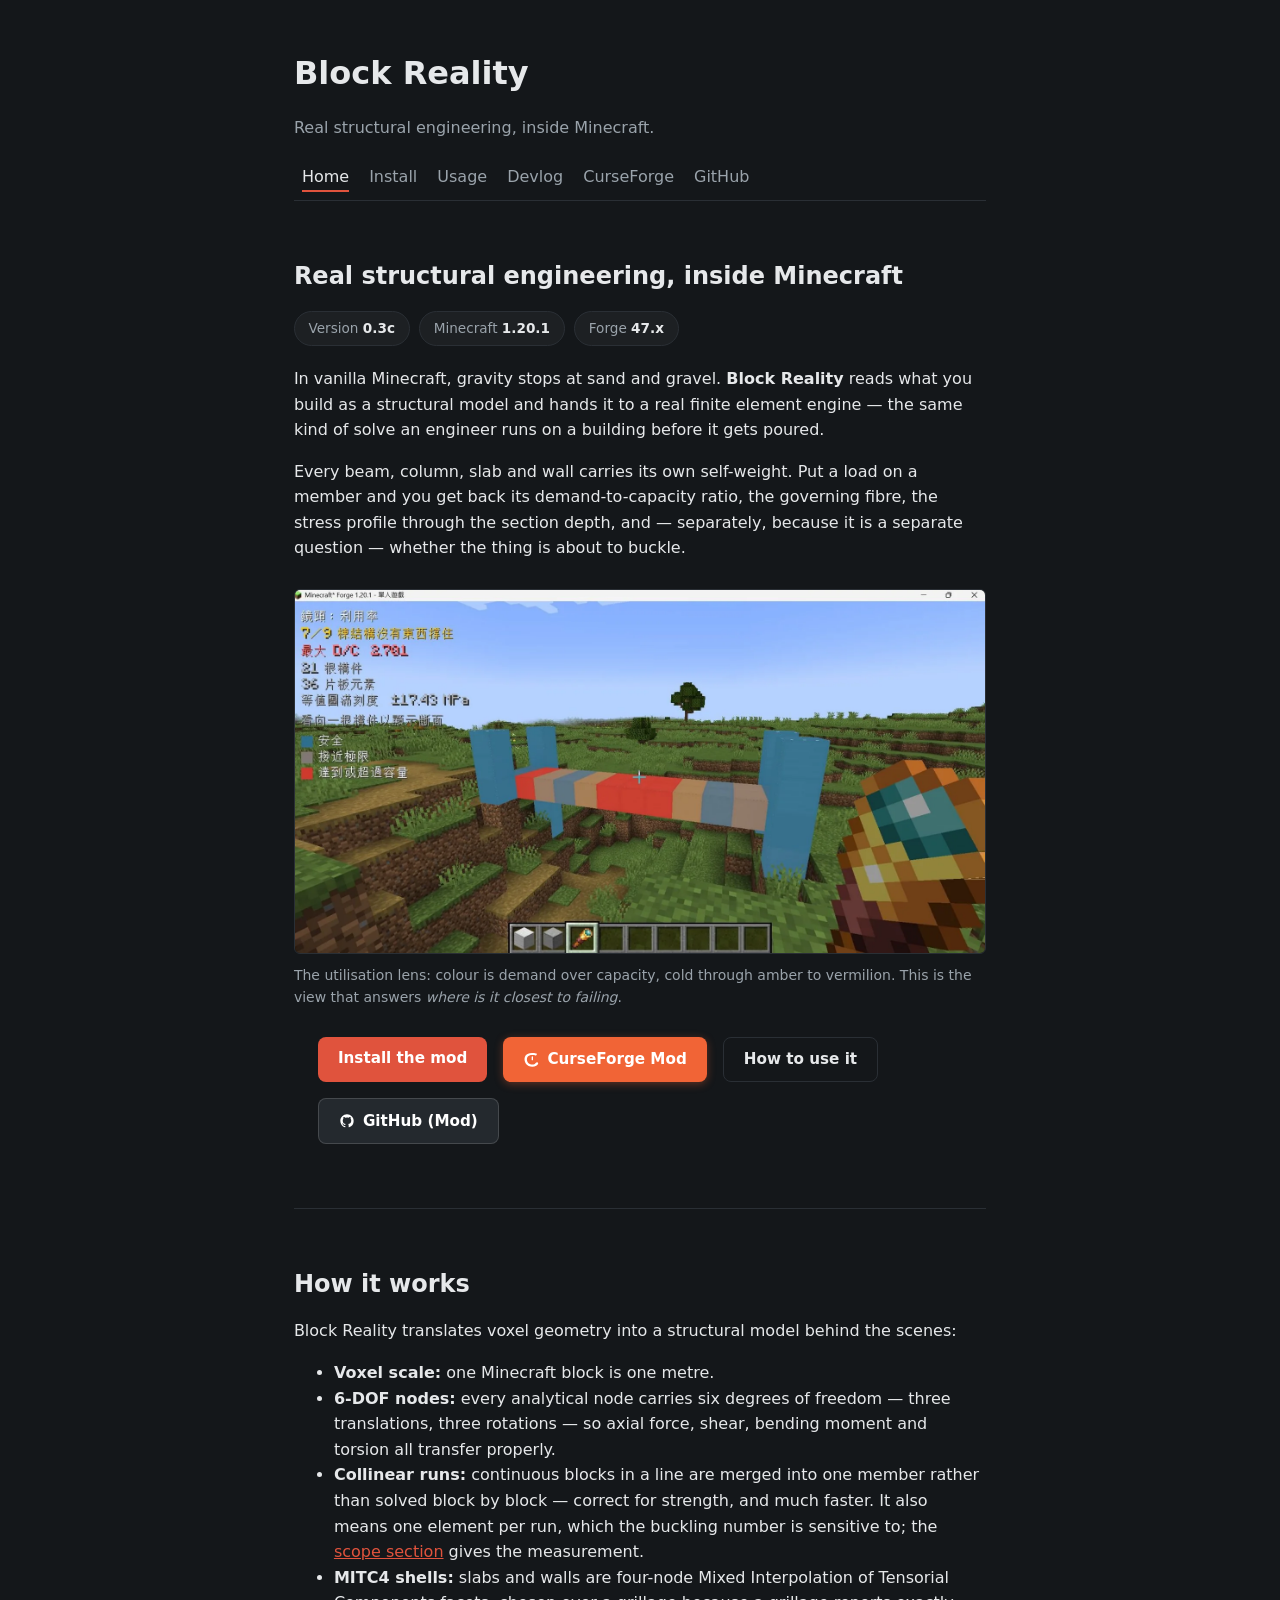
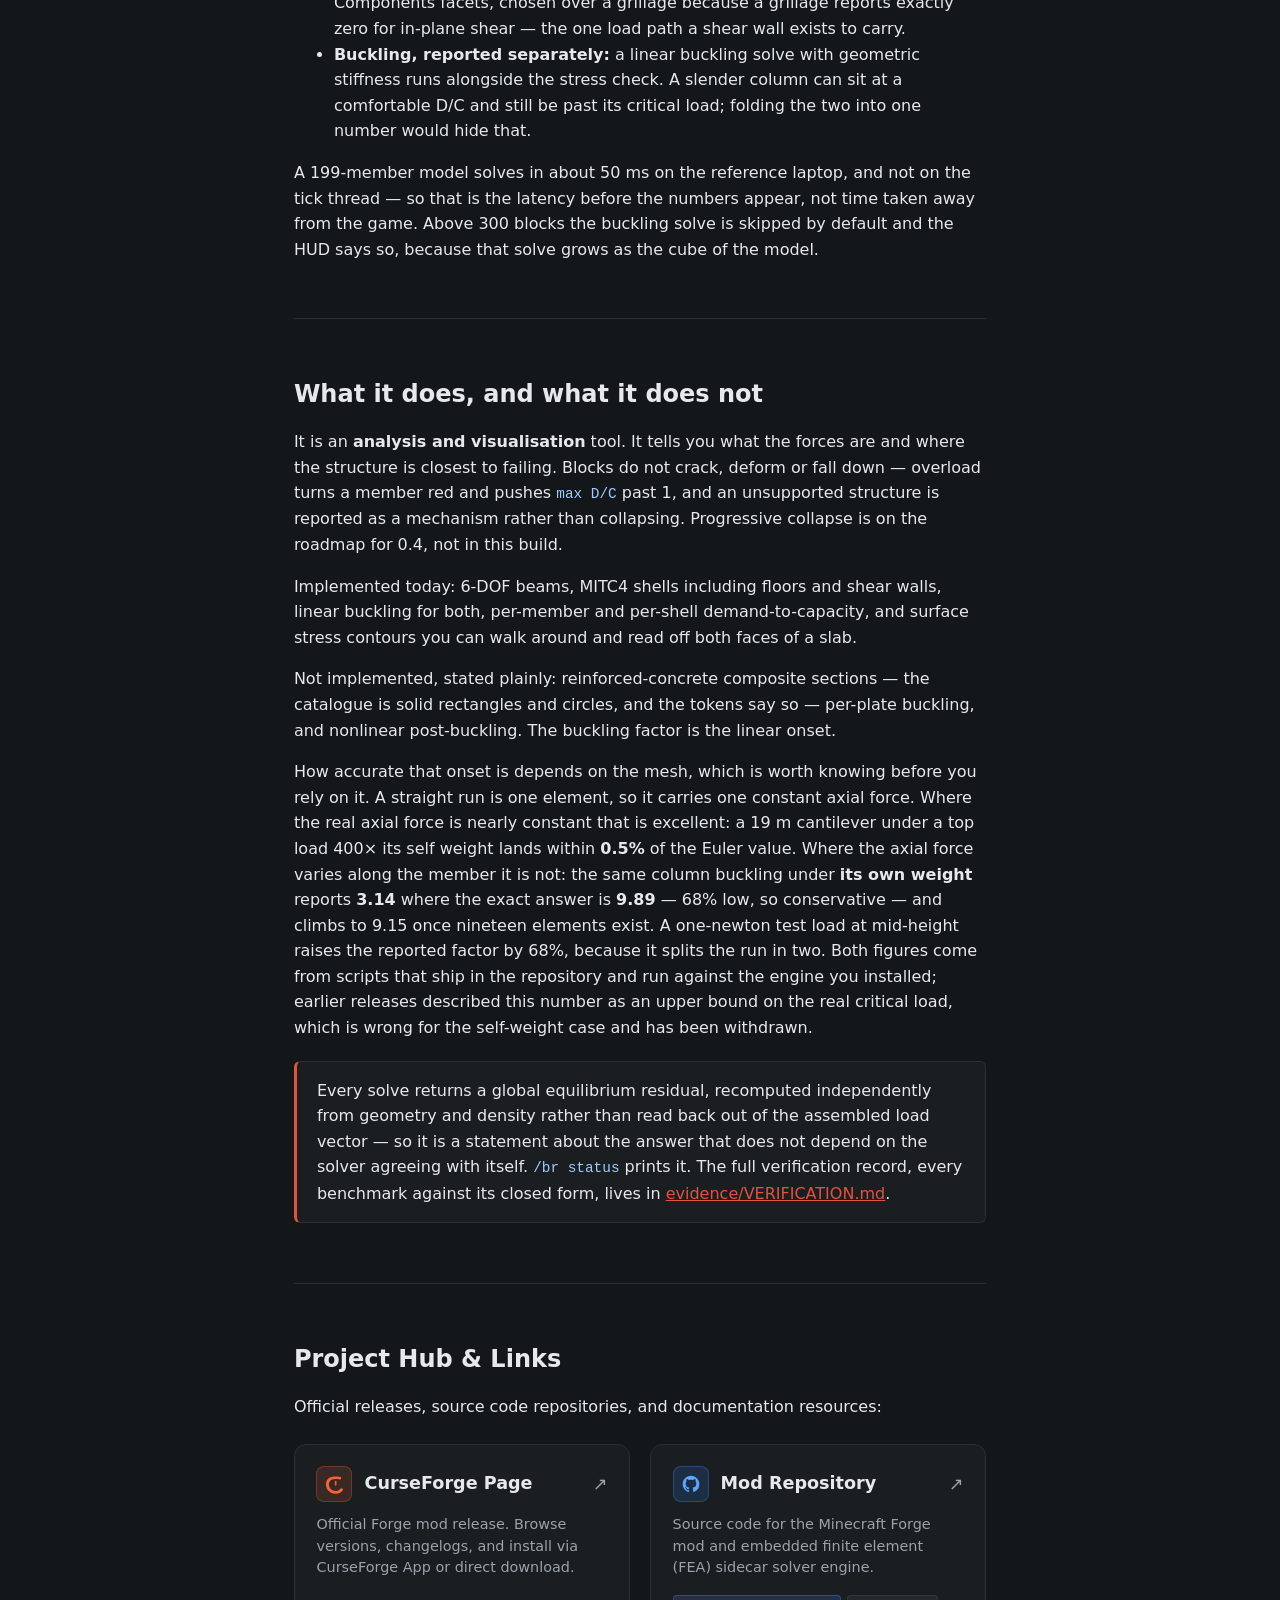
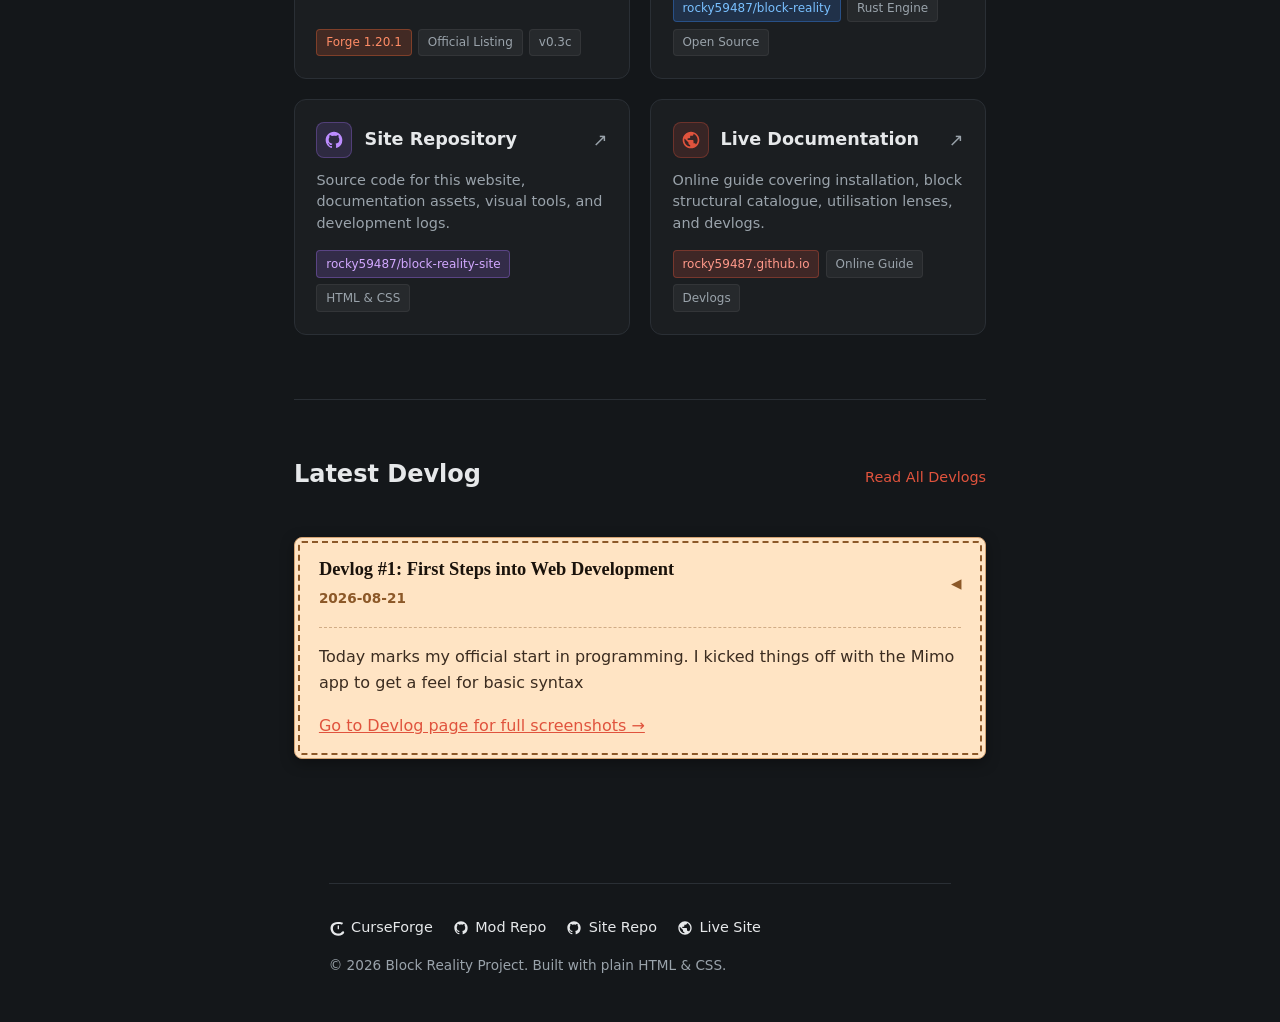
<file: index.html>
<!DOCTYPE html>
<html lang="en">

<head>
  <meta charset="utf-8">
  <meta name="viewport" content="width=device-width, initial-scale=1">

  <title>Block Reality — real structural engineering in Minecraft</title>
  <meta name="description"
    content="A Minecraft Forge mod that runs real finite element analysis on what you build. Beams, plates, buckling, and a demand-to-capacity readout you can walk around.">

  <link rel="icon" href="favicon.svg" type="image/svg+xml">
  <link rel="stylesheet" href="style.css">

  <meta property="og:type" content="website">
  <meta property="og:title" content="Block Reality — real structural engineering in Minecraft">
  <meta property="og:description"
    content="A Forge mod that runs real finite element analysis on what you build. Beams, plates, buckling, and a demand-to-capacity readout you can walk around.">
  <meta property="og:image" content="https://rocky59487.github.io/block-reality-site/img/utilisation-lens.webp">
  <meta property="og:url" content="https://rocky59487.github.io/block-reality-site/">
  <meta name="twitter:card" content="summary_large_image">
</head>

<body>

  <!-- ========== 頁首與導覽 ========== -->
  <header class="site-header">
    <h1>Block Reality</h1>
    <p class="tagline">Real structural engineering, inside Minecraft.</p>

    <nav aria-label="Main navigation">
      <a href="index.html" class="active" aria-current="page">Home</a>
      <a href="install.html">Install</a>
      <a href="usage.html">Usage</a>
      <a href="devlog.html">Devlog</a>
      <a href="https://www.curseforge.com/minecraft/mc-mods/block-reality" target="_blank" rel="noopener noreferrer">CurseForge</a>
      <a href="https://github.com/rocky59487/block-reality" target="_blank" rel="noopener noreferrer">GitHub</a>
    </nav>
  </header>

  <main>

    <!-- ========== hero ========== -->
    <section id="hero">
      <h2>Real structural engineering, inside Minecraft</h2>

      <div class="badge-group">
        <span class="badge">Version <strong>0.3c</strong></span>
        <span class="badge">Minecraft <strong>1.20.1</strong></span>
        <span class="badge">Forge <strong>47.x</strong></span>
      </div>

      <p>
        In vanilla Minecraft, gravity stops at sand and gravel. <strong>Block Reality</strong> reads what you build as
        a structural model and hands it to a real finite element engine — the same kind of solve an engineer runs on a
        building before it gets poured.
      </p>
      <p>
        Every beam, column, slab and wall carries its own self-weight. Put a load on a member and you get back its
        demand-to-capacity ratio, the governing fibre, the stress profile through the section depth, and — separately,
        because it is a separate question — whether the thing is about to buckle.
      </p>

      <figure>
        <img src="img/utilisation-lens.webp" width="1600" height="842" loading="lazy" decoding="async"
          alt="Utilisation lens showing member demand-to-capacity ratios in colour">
        <figcaption>The utilisation lens: colour is demand over capacity, cold through amber to vermilion. This is the
          view that answers <em>where is it closest to failing</em>.</figcaption>
      </figure>

      <div class="cta-group">
        <a href="install.html" class="btn btn-primary mc-btn">Install the mod</a>
        <a href="https://www.curseforge.com/minecraft/mc-mods/block-reality" target="_blank" rel="noopener noreferrer"
          class="btn btn-curseforge mc-btn">
          <svg viewBox="0 0 24 24" width="16" height="16" fill="currentColor" aria-hidden="true">
            <path d="M19.2 3.6c-1.3-.4-3.6-.6-5.8-.6-4.5 0-7.7 1.3-9.5 3.8-1.5 2.2-2 5.1-1.3 8.3.7 3.3 2.8 6 5.8 7.3 1.8.8 3.7 1.2 5.6 1.2 2.1 0 4.1-.5 5.9-1.5 1-.6 1.8-1.3 2.5-2.2.6-.8.4-2-.4-2.5-.8-.6-2-.4-2.5.4-.5.6-1.1 1.2-1.8 1.6-1.2.7-2.5 1-3.7 1-1.3 0-2.6-.3-3.8-.8-2.1-.9-3.6-2.8-4.1-5.1-.5-2.2-.1-4.2.9-5.7 1.3-1.8 3.7-2.7 7.1-2.7 1.7 0 3.5.2 4.4.5.9.3 1.8-.2 2.1-1.1.3-.9-.2-1.8-1.1-2.1zM14 8c-.6 0-1 .4-1 1v4c0 .6.4 1 1 1s1-.4 1-1V9c0-.6-.4-1-1-1z" />
          </svg>
          CurseForge Mod
        </a>
        <a href="usage.html" class="btn btn-secondary mc-btn">How to use it</a>
        <a href="https://github.com/rocky59487/block-reality" target="_blank" rel="noopener noreferrer"
          class="btn btn-github mc-btn">
          <svg viewBox="0 0 24 24" width="16" height="16" fill="currentColor" aria-hidden="true">
            <path fill-rule="evenodd" clip-rule="evenodd" d="M12 2C6.477 2 2 6.484 2 12.017c0 4.425 2.865 8.18 6.839 9.504.5.092.682-.217.682-.483 0-.237-.008-.868-.013-1.703-2.782.605-3.369-1.343-3.369-1.343-.454-1.158-1.11-1.466-1.11-1.466-.908-.62.069-.608.069-.608 1.003.07 1.53 1.032 1.53 1.032.892 1.53 2.341 1.088 2.91.832.092-.647.35-1.088.636-1.338-2.22-.253-4.555-1.113-4.555-4.951 0-1.093.39-1.988 1.029-2.688-.103-.253-.446-1.272.098-2.65 0 0 .84-.27 2.75 1.026A9.564 9.564 0 0112 6.844c.85.004 1.705.115 2.504.337 1.909-1.296 2.747-1.027 2.747-1.027.546 1.379.202 2.398.1 2.651.64.7 1.028 1.595 1.028 2.688 0 3.848-2.339 4.695-4.566 4.943.359.309.678.92.678 1.855 0 1.338-.012 2.419-.012 2.747 0 .268.18.58.688.482A10.019 10.019 0 0022 12.017C22 6.484 17.522 2 12 2z"/>
          </svg>
          GitHub (Mod)
        </a>
      </div>
    </section>

    <!-- ========== fea ========== -->
    <section id="model">
      <h2>How it works</h2>

      <p>
        Block Reality translates voxel geometry into a structural model behind the scenes:
      </p>
      <ul>
        <li><strong>Voxel scale:</strong> one Minecraft block is one metre.</li>
        <li><strong>6-DOF nodes:</strong> every analytical node carries six degrees of freedom — three translations,
          three rotations — so axial force, shear, bending moment and torsion all transfer properly.</li>
        <li><strong>Collinear runs:</strong> continuous blocks in a line are merged into one member rather than solved
          block by block — correct for strength, and much faster. It also means one element per run, which the
          buckling number is sensitive to; the <a href="#scope">scope section</a> gives the measurement.</li>
        <li><strong>MITC4 shells:</strong> slabs and walls are four-node Mixed Interpolation of Tensorial Components
          facets, chosen over a grillage because a grillage reports exactly zero for in-plane shear — the one load path
          a shear wall exists to carry.</li>
        <li><strong>Buckling, reported separately:</strong> a linear buckling solve with geometric stiffness runs
          alongside the stress check. A slender column can sit at a comfortable D/C and still be past its critical
          load; folding the two into one number would hide that.</li>
      </ul>

      <p>
        A 199-member model solves in about 50 ms on the reference laptop, and not on the tick thread — so that is the
        latency before the numbers appear, not time taken away from the game. Above 300 blocks the buckling solve is
        skipped by default and the HUD says so, because that solve grows as the cube of the model.
      </p>
    </section>

    <!-- ========== 誠實邊界 ========== -->
    <section id="scope">
      <h2>What it does, and what it does not</h2>

      <p>
        It is an <strong>analysis and visualisation</strong> tool. It tells you what the forces are and where the
        structure is closest to failing. Blocks do not crack, deform or fall down — overload turns a member red and
        pushes <code>max D/C</code> past 1, and an unsupported structure is reported as a mechanism rather than
        collapsing. Progressive collapse is on the roadmap for 0.4, not in this build.
      </p>

      <p>
        Implemented today: 6-DOF beams, MITC4 shells including floors and shear walls, linear buckling for both,
        per-member and per-shell demand-to-capacity, and surface stress contours you can walk around and read off both
        faces of a slab.
      </p>

      <p>
        Not implemented, stated plainly: reinforced-concrete composite sections — the catalogue is solid rectangles and
        circles, and the tokens say so — per-plate buckling, and nonlinear post-buckling. The buckling factor is the
        linear onset.
      </p>

      <p>
        How accurate that onset is depends on the mesh, which is worth knowing before you rely on it. A straight run is
        one element, so it carries one constant axial force. Where the real axial force is nearly constant that is
        excellent: a 19&nbsp;m cantilever under a top load 400× its self weight lands within <strong>0.5%</strong> of
        the Euler value. Where the axial force varies along the member it is not: the same column buckling under
        <strong>its own weight</strong> reports <strong>3.14</strong> where the exact answer is
        <strong>9.89</strong> — 68% low, so conservative — and climbs to 9.15 once nineteen elements exist. A
        one-newton test load at mid-height raises the reported factor by 68%, because it splits the run in two. Both
        figures come from scripts that ship in the repository and run against the engine you installed; earlier
        releases described this number as an upper bound on the real critical load, which is wrong for the
        self-weight case and has been withdrawn.
      </p>

      <div class="callout callout-note">
        <p>
          Every solve returns a global equilibrium residual, recomputed independently from geometry and density rather
          than read back out of the assembled load vector — so it is a statement about the answer that does not depend
          on the solver agreeing with itself. <code>/br status</code> prints it. The full verification record, every
          benchmark against its closed form, lives in
          <a href="https://github.com/rocky59487/block-reality/blob/main/evidence/VERIFICATION.md" target="_blank"
            rel="noopener noreferrer">evidence/VERIFICATION.md</a>.
        </p>
      </div>
    </section>

    <!-- ========== project links ========== -->
    <section id="links">
      <h2>Project Hub &amp; Links</h2>
      <p>
        Official releases, source code repositories, and documentation resources:
      </p>

      <div class="link-grid">
        <a href="https://www.curseforge.com/minecraft/mc-mods/block-reality" target="_blank" rel="noopener noreferrer"
          class="link-card card-curseforge">
          <div>
            <div class="link-card-header">
              <div class="link-card-title-group">
                <div class="link-card-icon">
                  <svg viewBox="0 0 24 24"><path d="M19.2 3.6c-1.3-.4-3.6-.6-5.8-.6-4.5 0-7.7 1.3-9.5 3.8-1.5 2.2-2 5.1-1.3 8.3.7 3.3 2.8 6 5.8 7.3 1.8.8 3.7 1.2 5.6 1.2 2.1 0 4.1-.5 5.9-1.5 1-.6 1.8-1.3 2.5-2.2.6-.8.4-2-.4-2.5-.8-.6-2-.4-2.5.4-.5.6-1.1 1.2-1.8 1.6-1.2.7-2.5 1-3.7 1-1.3 0-2.6-.3-3.8-.8-2.1-.9-3.6-2.8-4.1-5.1-.5-2.2-.1-4.2.9-5.7 1.3-1.8 3.7-2.7 7.1-2.7 1.7 0 3.5.2 4.4.5.9.3 1.8-.2 2.1-1.1.3-.9-.2-1.8-1.1-2.1zM14 8c-.6 0-1 .4-1 1v4c0 .6.4 1 1 1s1-.4 1-1V9c0-.6-.4-1-1-1z"/></svg>
                </div>
                <h3 class="link-card-title">CurseForge Page</h3>
              </div>
              <span class="link-card-arrow" aria-hidden="true">↗</span>
            </div>
            <p class="link-card-desc">Official Forge mod release. Browse versions, changelogs, and install via CurseForge App or direct download.</p>
          </div>
          <div class="link-card-tags">
            <span class="link-card-tag highlight">Forge 1.20.1</span>
            <span class="link-card-tag">Official Listing</span>
            <span class="link-card-tag">v0.3c</span>
          </div>
        </a>

        <a href="https://github.com/rocky59487/block-reality" target="_blank" rel="noopener noreferrer"
          class="link-card card-mod-repo">
          <div>
            <div class="link-card-header">
              <div class="link-card-title-group">
                <div class="link-card-icon">
                  <svg viewBox="0 0 24 24"><path fill-rule="evenodd" clip-rule="evenodd" d="M12 2C6.477 2 2 6.484 2 12.017c0 4.425 2.865 8.18 6.839 9.504.5.092.682-.217.682-.483 0-.237-.008-.868-.013-1.703-2.782.605-3.369-1.343-3.369-1.343-.454-1.158-1.11-1.466-1.11-1.466-.908-.62.069-.608.069-.608 1.003.07 1.53 1.032 1.53 1.032.892 1.53 2.341 1.088 2.91.832.092-.647.35-1.088.636-1.338-2.22-.253-4.555-1.113-4.555-4.951 0-1.093.39-1.988 1.029-2.688-.103-.253-.446-1.272.098-2.65 0 0 .84-.27 2.75 1.026A9.564 9.564 0 0112 6.844c.85.004 1.705.115 2.504.337 1.909-1.296 2.747-1.027 2.747-1.027.546 1.379.202 2.398.1 2.651.64.7 1.028 1.595 1.028 2.688 0 3.848-2.339 4.695-4.566 4.943.359.309.678.92.678 1.855 0 1.338-.012 2.419-.012 2.747 0 .268.18.58.688.482A10.019 10.019 0 0022 12.017C22 6.484 17.522 2 12 2z"/></svg>
                </div>
                <h3 class="link-card-title">Mod Repository</h3>
              </div>
              <span class="link-card-arrow" aria-hidden="true">↗</span>
            </div>
            <p class="link-card-desc">Source code for the Minecraft Forge mod and embedded finite element (FEA) sidecar solver engine.</p>
          </div>
          <div class="link-card-tags">
            <span class="link-card-tag highlight">rocky59487/block-reality</span>
            <span class="link-card-tag">Rust Engine</span>
            <span class="link-card-tag">Open Source</span>
          </div>
        </a>

        <a href="https://github.com/rocky59487/block-reality-site" target="_blank" rel="noopener noreferrer"
          class="link-card card-site-repo">
          <div>
            <div class="link-card-header">
              <div class="link-card-title-group">
                <div class="link-card-icon">
                  <svg viewBox="0 0 24 24"><path fill-rule="evenodd" clip-rule="evenodd" d="M12 2C6.477 2 2 6.484 2 12.017c0 4.425 2.865 8.18 6.839 9.504.5.092.682-.217.682-.483 0-.237-.008-.868-.013-1.703-2.782.605-3.369-1.343-3.369-1.343-.454-1.158-1.11-1.466-1.11-1.466-.908-.62.069-.608.069-.608 1.003.07 1.53 1.032 1.53 1.032.892 1.53 2.341 1.088 2.91.832.092-.647.35-1.088.636-1.338-2.22-.253-4.555-1.113-4.555-4.951 0-1.093.39-1.988 1.029-2.688-.103-.253-.446-1.272.098-2.65 0 0 .84-.27 2.75 1.026A9.564 9.564 0 0112 6.844c.85.004 1.705.115 2.504.337 1.909-1.296 2.747-1.027 2.747-1.027.546 1.379.202 2.398.1 2.651.64.7 1.028 1.595 1.028 2.688 0 3.848-2.339 4.695-4.566 4.943.359.309.678.92.678 1.855 0 1.338-.012 2.419-.012 2.747 0 .268.18.58.688.482A10.019 10.019 0 0022 12.017C22 6.484 17.522 2 12 2z"/></svg>
                </div>
                <h3 class="link-card-title">Site Repository</h3>
              </div>
              <span class="link-card-arrow" aria-hidden="true">↗</span>
            </div>
            <p class="link-card-desc">Source code for this website, documentation assets, visual tools, and development logs.</p>
          </div>
          <div class="link-card-tags">
            <span class="link-card-tag highlight">rocky59487/block-reality-site</span>
            <span class="link-card-tag">HTML &amp; CSS</span>
          </div>
        </a>

        <a href="https://rocky59487.github.io/block-reality-site/" target="_blank" rel="noopener noreferrer"
          class="link-card card-live-site">
          <div>
            <div class="link-card-header">
              <div class="link-card-title-group">
                <div class="link-card-icon">
                  <svg viewBox="0 0 24 24"><path d="M12 2C6.48 2 2 6.48 2 12s4.48 10 10 10 10-4.48 10-10S17.52 2 12 2zm-1 17.93c-3.95-.49-7-3.85-7-7.93 0-.62.08-1.21.21-1.79L9 15v1c0 1.1.9 2 2 2v1.93zm6.9-2.54c-.26-.81-1-1.39-1.9-1.39h-1v-3c0-.55-.45-1-1-1H8v-2h2c.55 0 1-.45 1-1V7h2c1.1 0 2-.9 2-2v-.41c2.93 1.19 5 4.06 5 7.41 0 2.08-.8 3.97-2.1 5.4z"/></svg>
                </div>
                <h3 class="link-card-title">Live Documentation</h3>
              </div>
              <span class="link-card-arrow" aria-hidden="true">↗</span>
            </div>
            <p class="link-card-desc">Online guide covering installation, block structural catalogue, utilisation lenses, and devlogs.</p>
          </div>
          <div class="link-card-tags">
            <span class="link-card-tag highlight">rocky59487.github.io</span>
            <span class="link-card-tag">Online Guide</span>
            <span class="link-card-tag">Devlogs</span>
          </div>
        </a>
      </div>
    </section>

    <!-- ========== devlog snapshot ========== -->
    <section id="latest-devlog">
      <div class="section-header-inline">
        <h2>Latest Devlog</h2>
        <a href="devlog.html" class="view-all-link">Read All Devlogs</a>
      </div>
      <details class="devlog-card" open>
        <summary class="devlog-header">
          <div class="devlog-title-group">
            <h3>Devlog #1: First Steps into Web Development</h3>
            <time datetime="2026-08-21">2026-08-21</time>
          </div>
          <span class="toggle-icon" aria-hidden="true">▶</span>
        </summary>
        <div class="devlog-content">
          <p>
            Today marks my official start in programming. I kicked things off with the Mimo app to get a feel for basic
            syntax
          </p>
          <a href="devlog.html" class="read-more-link">Go to Devlog page for full screenshots →</a>
        </div>
      </details>
    </section>
  </main>

  <footer>
    <div class="footer-nav">
      <a href="https://www.curseforge.com/minecraft/mc-mods/block-reality" target="_blank" rel="noopener noreferrer" class="curseforge-link">
        <svg viewBox="0 0 24 24" width="16" height="16" fill="currentColor"><path d="M19.2 3.6c-1.3-.4-3.6-.6-5.8-.6-4.5 0-7.7 1.3-9.5 3.8-1.5 2.2-2 5.1-1.3 8.3.7 3.3 2.8 6 5.8 7.3 1.8.8 3.7 1.2 5.6 1.2 2.1 0 4.1-.5 5.9-1.5 1-.6 1.8-1.3 2.5-2.2.6-.8.4-2-.4-2.5-.8-.6-2-.4-2.5.4-.5.6-1.1 1.2-1.8 1.6-1.2.7-2.5 1-3.7 1-1.3 0-2.6-.3-3.8-.8-2.1-.9-3.6-2.8-4.1-5.1-.5-2.2-.1-4.2.9-5.7 1.3-1.8 3.7-2.7 7.1-2.7 1.7 0 3.5.2 4.4.5.9.3 1.8-.2 2.1-1.1.3-.9-.2-1.8-1.1-2.1zM14 8c-.6 0-1 .4-1 1v4c0 .6.4 1 1 1s1-.4 1-1V9c0-.6-.4-1-1-1z"/></svg>
        CurseForge
      </a>
      <a href="https://github.com/rocky59487/block-reality" target="_blank" rel="noopener noreferrer">
        <svg viewBox="0 0 24 24" width="16" height="16" fill="currentColor"><path fill-rule="evenodd" clip-rule="evenodd" d="M12 2C6.477 2 2 6.484 2 12.017c0 4.425 2.865 8.18 6.839 9.504.5.092.682-.217.682-.483 0-.237-.008-.868-.013-1.703-2.782.605-3.369-1.343-3.369-1.343-.454-1.158-1.11-1.466-1.11-1.466-.908-.62.069-.608.069-.608 1.003.07 1.53 1.032 1.53 1.032.892 1.53 2.341 1.088 2.91.832.092-.647.35-1.088.636-1.338-2.22-.253-4.555-1.113-4.555-4.951 0-1.093.39-1.988 1.029-2.688-.103-.253-.446-1.272.098-2.65 0 0 .84-.27 2.75 1.026A9.564 9.564 0 0112 6.844c.85.004 1.705.115 2.504.337 1.909-1.296 2.747-1.027 2.747-1.027.546 1.379.202 2.398.1 2.651.64.7 1.028 1.595 1.028 2.688 0 3.848-2.339 4.695-4.566 4.943.359.309.678.92.678 1.855 0 1.338-.012 2.419-.012 2.747 0 .268.18.58.688.482A10.019 10.019 0 0022 12.017C22 6.484 17.522 2 12 2z"/></svg>
        Mod Repo
      </a>
      <a href="https://github.com/rocky59487/block-reality-site" target="_blank" rel="noopener noreferrer">
        <svg viewBox="0 0 24 24" width="16" height="16" fill="currentColor"><path fill-rule="evenodd" clip-rule="evenodd" d="M12 2C6.477 2 2 6.484 2 12.017c0 4.425 2.865 8.18 6.839 9.504.5.092.682-.217.682-.483 0-.237-.008-.868-.013-1.703-2.782.605-3.369-1.343-3.369-1.343-.454-1.158-1.11-1.466-1.11-1.466-.908-.62.069-.608.069-.608 1.003.07 1.53 1.032 1.53 1.032.892 1.53 2.341 1.088 2.91.832.092-.647.35-1.088.636-1.338-2.22-.253-4.555-1.113-4.555-4.951 0-1.093.39-1.988 1.029-2.688-.103-.253-.446-1.272.098-2.65 0 0 .84-.27 2.75 1.026A9.564 9.564 0 0112 6.844c.85.004 1.705.115 2.504.337 1.909-1.296 2.747-1.027 2.747-1.027.546 1.379.202 2.398.1 2.651.64.7 1.028 1.595 1.028 2.688 0 3.848-2.339 4.695-4.566 4.943.359.309.678.92.678 1.855 0 1.338-.012 2.419-.012 2.747 0 .268.18.58.688.482A10.019 10.019 0 0022 12.017C22 6.484 17.522 2 12 2z"/></svg>
        Site Repo
      </a>
      <a href="https://rocky59487.github.io/block-reality-site/" target="_blank" rel="noopener noreferrer">
        <svg viewBox="0 0 24 24" width="16" height="16" fill="currentColor"><path d="M12 2C6.48 2 2 6.48 2 12s4.48 10 10 10 10-4.48 10-10S17.52 2 12 2zm-1 17.93c-3.95-.49-7-3.85-7-7.93 0-.62.08-1.21.21-1.79L9 15v1c0 1.1.9 2 2 2v1.93zm6.9-2.54c-.26-.81-1-1.39-1.9-1.39h-1v-3c0-.55-.45-1-1-1H8v-2h2c.55 0 1-.45 1-1V7h2c1.1 0 2-.9 2-2v-.41c2.93 1.19 5 4.06 5 7.41 0 2.08-.8 3.97-2.1 5.4z"/></svg>
        Live Site
      </a>
    </div>
    <p class="footer-copyright">&copy; 2026 Block Reality Project. Built with plain HTML &amp; CSS.</p>
  </footer>
  <script src="main.js"></script>
</body>

</html>
</file>
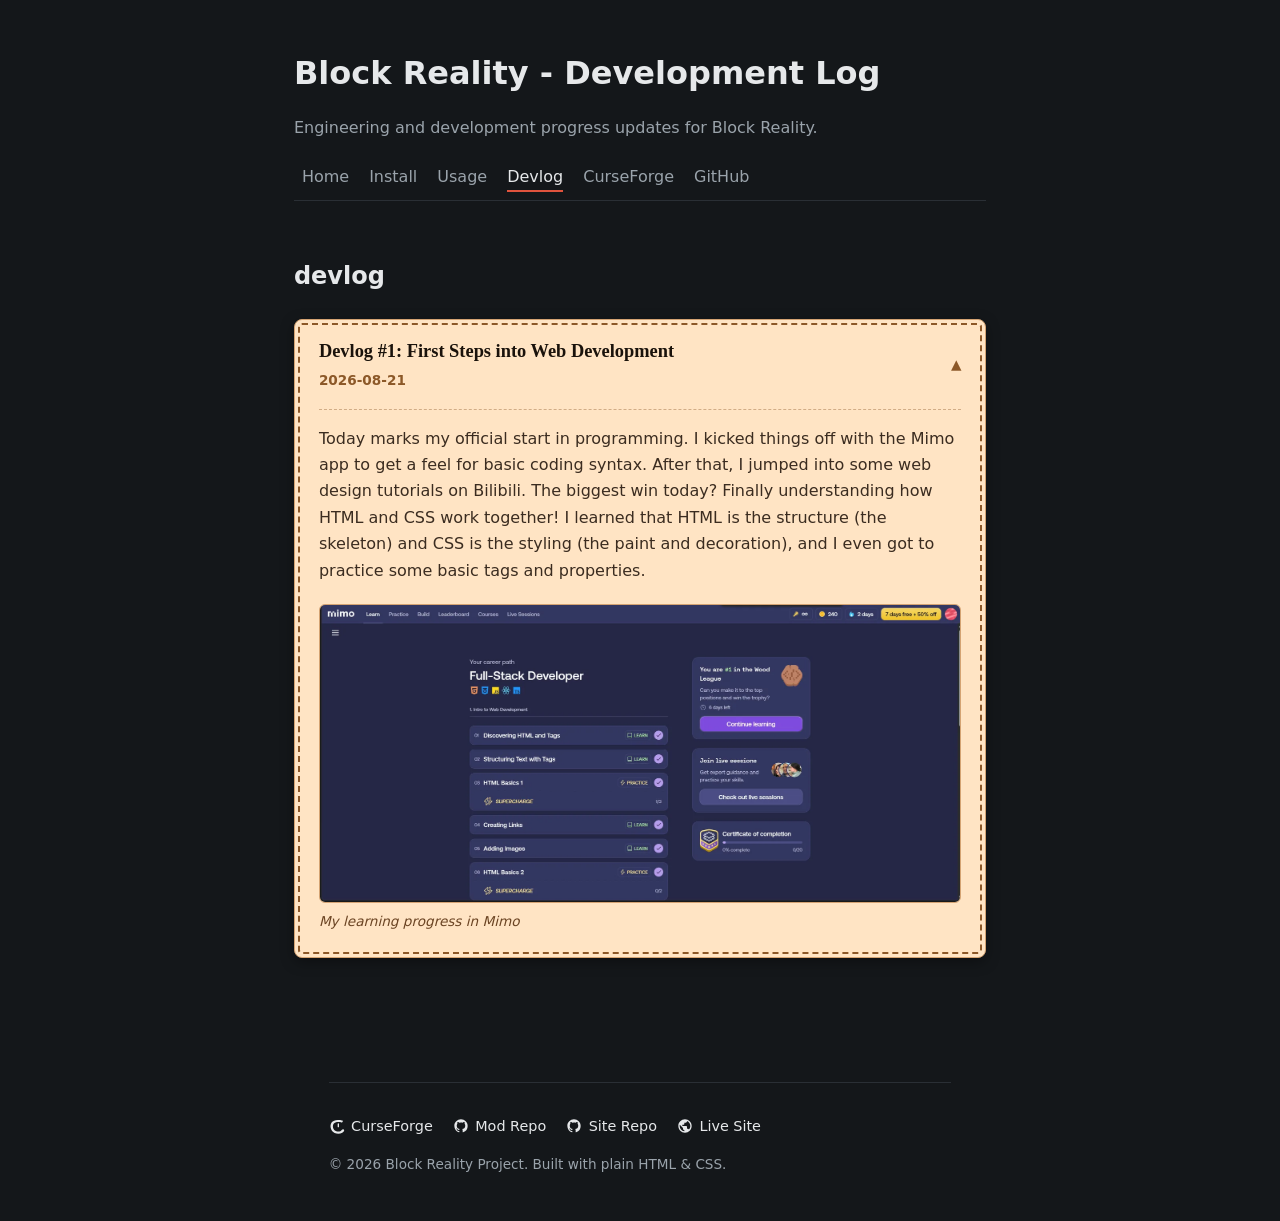
<file: devlog.html>
<!DOCTYPE html>
<html lang="en">

<head>
    <meta charset="UTF-8">
    <meta name="viewport" content="width=device-width, initial-scale=1">
    <title>Devlog - Block Reality</title>
    <meta name="description" content="Engineering and development progress updates for Block Reality.">

    <link rel="icon" href="favicon.svg" type="image/svg+xml">
    <link rel="stylesheet" href="style.css">

    <meta property="og:type" content="website">
    <meta property="og:title" content="Block Reality — Development Log">
    <meta property="og:description" content="Engineering and development progress updates for Block Reality.">
    <meta property="og:image" content="https://rocky59487.github.io/block-reality-site/img/utilisation-lens.webp">
    <meta property="og:url" content="https://rocky59487.github.io/block-reality-site/devlog.html">
    <meta name="twitter:card" content="summary_large_image">
</head>

<body>
    <header class="site-header">
        <h1>Block Reality - Development Log</h1>
        <p class="tagline">Engineering and development progress updates for Block Reality.</p>
        <nav aria-label="Main navigation">
            <a href="index.html">Home</a>
            <a href="install.html">Install</a>
            <a href="usage.html">Usage</a>
            <a href="devlog.html" class="active" aria-current="page">Devlog</a>
            <a href="https://www.curseforge.com/minecraft/mc-mods/block-reality" target="_blank" rel="noopener noreferrer">CurseForge</a>
            <a href="https://github.com/rocky59487/block-reality" target="_blank" rel="noopener noreferrer">GitHub</a>
        </nav>
    </header>
    <main>
        <section id="devlog">
            <h2>devlog</h2>
            <details class="devlog-card" name="devlog" open>
                <summary class="devlog-header">
                    <div class="devlog-title-group">
                        <h3>Devlog #1: First Steps into Web Development</h3>
                        <time datetime="2026-08-21">2026-08-21</time>
                    </div>
                    <span class="toggle-icon" aria-hidden="true">▼</span>
                </summary>
                <div class="devlog-content">
                    <p>Today marks my official start in programming. I kicked things off with the Mimo app to get a feel
                        for basic coding syntax.

                        After that, I jumped into some web design tutorials on Bilibili. The biggest win today? Finally
                        understanding how HTML and CSS work together! I learned that HTML is the structure (the
                        skeleton) and CSS is the styling (the paint and decoration), and I even got to practice some
                        basic tags and properties.</p>
                    <figure class="devlog-figure">
                        <img src="img/devlog2.webp" width="1600" height="743" loading="lazy" decoding="async"
                            alt="Screenshot of the Mimo app showing completed lessons on HTML and CSS basics">
                        <figcaption>My learning progress in Mimo</figcaption>

                    </figure>
                </div>
            </details>

        </section>
    </main>
    <footer>
        <div class="footer-nav">
            <a href="https://www.curseforge.com/minecraft/mc-mods/block-reality" target="_blank" rel="noopener noreferrer" class="curseforge-link">
                <svg viewBox="0 0 24 24" width="16" height="16" fill="currentColor"><path d="M19.2 3.6c-1.3-.4-3.6-.6-5.8-.6-4.5 0-7.7 1.3-9.5 3.8-1.5 2.2-2 5.1-1.3 8.3.7 3.3 2.8 6 5.8 7.3 1.8.8 3.7 1.2 5.6 1.2 2.1 0 4.1-.5 5.9-1.5 1-.6 1.8-1.3 2.5-2.2.6-.8.4-2-.4-2.5-.8-.6-2-.4-2.5.4-.5.6-1.1 1.2-1.8 1.6-1.2.7-2.5 1-3.7 1-1.3 0-2.6-.3-3.8-.8-2.1-.9-3.6-2.8-4.1-5.1-.5-2.2-.1-4.2.9-5.7 1.3-1.8 3.7-2.7 7.1-2.7 1.7 0 3.5.2 4.4.5.9.3 1.8-.2 2.1-1.1.3-.9-.2-1.8-1.1-2.1zM14 8c-.6 0-1 .4-1 1v4c0 .6.4 1 1 1s1-.4 1-1V9c0-.6-.4-1-1-1z"/></svg>
                CurseForge
            </a>
            <a href="https://github.com/rocky59487/block-reality" target="_blank" rel="noopener noreferrer">
                <svg viewBox="0 0 24 24" width="16" height="16" fill="currentColor"><path fill-rule="evenodd" clip-rule="evenodd" d="M12 2C6.477 2 2 6.484 2 12.017c0 4.425 2.865 8.18 6.839 9.504.5.092.682-.217.682-.483 0-.237-.008-.868-.013-1.703-2.782.605-3.369-1.343-3.369-1.343-.454-1.158-1.11-1.466-1.11-1.466-.908-.62.069-.608.069-.608 1.003.07 1.53 1.032 1.53 1.032.892 1.53 2.341 1.088 2.91.832.092-.647.35-1.088.636-1.338-2.22-.253-4.555-1.113-4.555-4.951 0-1.093.39-1.988 1.029-2.688-.103-.253-.446-1.272.098-2.65 0 0 .84-.27 2.75 1.026A9.564 9.564 0 0112 6.844c.85.004 1.705.115 2.504.337 1.909-1.296 2.747-1.027 2.747-1.027.546 1.379.202 2.398.1 2.651.64.7 1.028 1.595 1.028 2.688 0 3.848-2.339 4.695-4.566 4.943.359.309.678.92.678 1.855 0 1.338-.012 2.419-.012 2.747 0 .268.18.58.688.482A10.019 10.019 0 0022 12.017C22 6.484 17.522 2 12 2z"/></svg>
                Mod Repo
            </a>
            <a href="https://github.com/rocky59487/block-reality-site" target="_blank" rel="noopener noreferrer">
                <svg viewBox="0 0 24 24" width="16" height="16" fill="currentColor"><path fill-rule="evenodd" clip-rule="evenodd" d="M12 2C6.477 2 2 6.484 2 12.017c0 4.425 2.865 8.18 6.839 9.504.5.092.682-.217.682-.483 0-.237-.008-.868-.013-1.703-2.782.605-3.369-1.343-3.369-1.343-.454-1.158-1.11-1.466-1.11-1.466-.908-.62.069-.608.069-.608 1.003.07 1.53 1.032 1.53 1.032.892 1.53 2.341 1.088 2.91.832.092-.647.35-1.088.636-1.338-2.22-.253-4.555-1.113-4.555-4.951 0-1.093.39-1.988 1.029-2.688-.103-.253-.446-1.272.098-2.65 0 0 .84-.27 2.75 1.026A9.564 9.564 0 0112 6.844c.85.004 1.705.115 2.504.337 1.909-1.296 2.747-1.027 2.747-1.027.546 1.379.202 2.398.1 2.651.64.7 1.028 1.595 1.028 2.688 0 3.848-2.339 4.695-4.566 4.943.359.309.678.92.678 1.855 0 1.338-.012 2.419-.012 2.747 0 .268.18.58.688.482A10.019 10.019 0 0022 12.017C22 6.484 17.522 2 12 2z"/></svg>
                Site Repo
            </a>
            <a href="https://rocky59487.github.io/block-reality-site/" target="_blank" rel="noopener noreferrer">
                <svg viewBox="0 0 24 24" width="16" height="16" fill="currentColor"><path d="M12 2C6.48 2 2 6.48 2 12s4.48 10 10 10 10-4.48 10-10S17.52 2 12 2zm-1 17.93c-3.95-.49-7-3.85-7-7.93 0-.62.08-1.21.21-1.79L9 15v1c0 1.1.9 2 2 2v1.93zm6.9-2.54c-.26-.81-1-1.39-1.9-1.39h-1v-3c0-.55-.45-1-1-1H8v-2h2c.55 0 1-.45 1-1V7h2c1.1 0 2-.9 2-2v-.41c2.93 1.19 5 4.06 5 7.41 0 2.08-.8 3.97-2.1 5.4z"/></svg>
                Live Site
            </a>
        </div>
        <p class="footer-copyright">&copy; 2026 Block Reality Project. Built with plain HTML &amp; CSS.</p>
    </footer>

    <script src="main.js"></script>
</body>

</html>
</file>
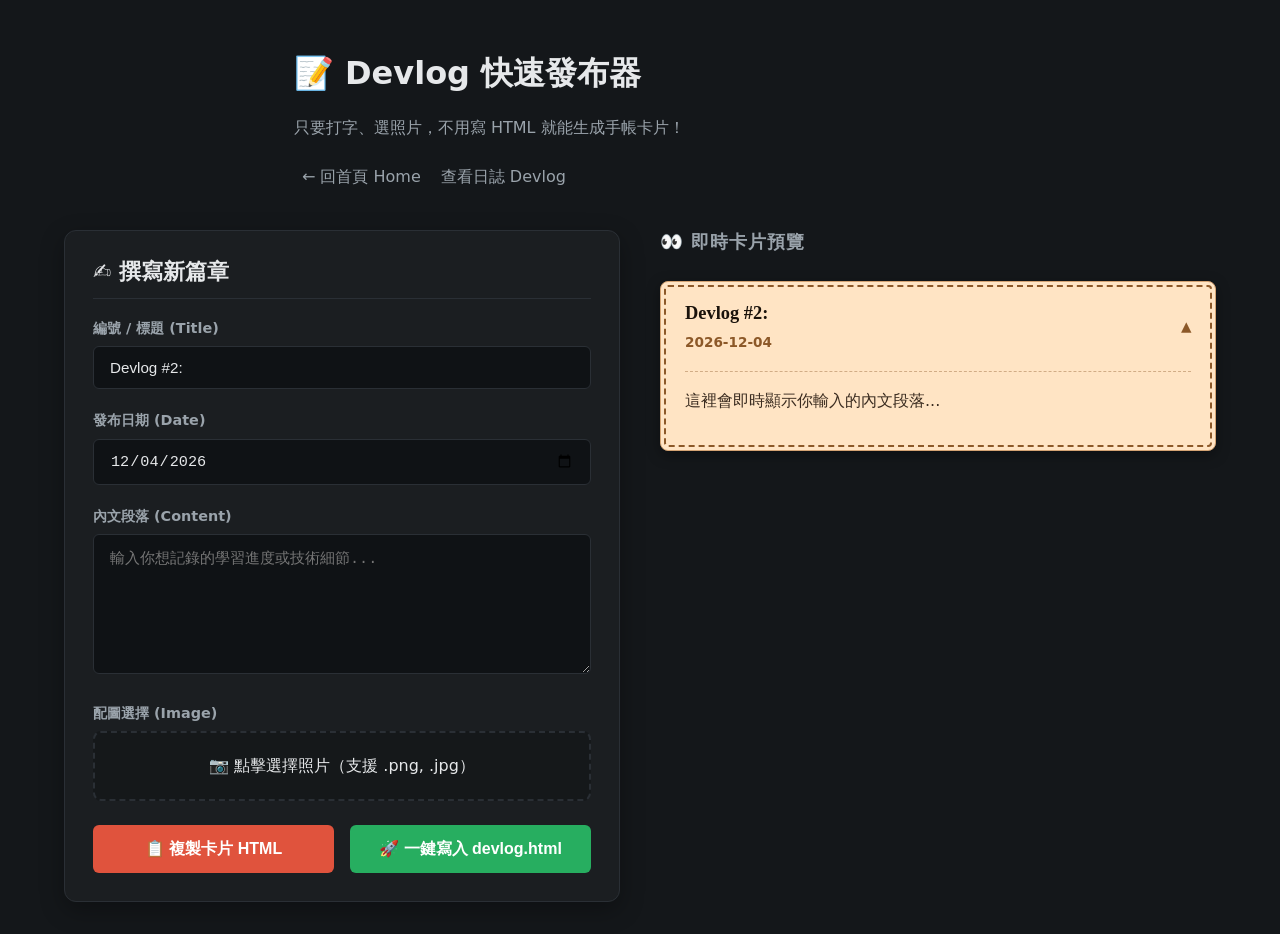
<file: editor.html>
<!DOCTYPE html>
<html lang="zh-TW">

<head>
  <meta charset="UTF-8">
  <meta name="viewport" content="width=device-width, initial-scale=1.0">
  <title>Block Reality — Devlog 快速發布器</title>
  <link rel="icon" href="favicon.svg" type="image/svg+xml">
  <link rel="stylesheet" href="style.css">
  <style>
    /* ============================================================
       Devlog 快速發布器專用樣式
       ============================================================ */
    body {
      max-width: 1200px;
      margin: 0 auto;
      padding: 2rem 1.5rem;
      background: var(--bg);
      color: var(--text);
      font-family: system-ui, -apple-system, sans-serif;
    }

    .editor-layout {
      display: grid;
      grid-template-columns: 1fr 1fr;
      gap: 2.5rem;
      margin-top: 2rem;
    }

    /* 左側表單面板 */
    .form-panel {
      background: rgba(255, 255, 255, 0.03);
      border: 1px solid var(--line);
      border-radius: 12px;
      padding: 1.75rem;
      box-shadow: 0 8px 24px rgba(0, 0, 0, 0.3);
    }

    .form-panel h2 {
      margin-top: 0;
      color: var(--text);
      font-size: 1.35rem;
      border-bottom: 1px solid var(--line);
      padding-bottom: 0.75rem;
    }

    .form-group {
      margin-bottom: 1.25rem;
    }

    .form-group label {
      display: block;
      margin-bottom: 0.4rem;
      font-weight: 600;
      font-size: 0.9rem;
      color: var(--muted);
    }

    .form-control {
      width: 100%;
      padding: 0.75rem 1rem;
      background: #0f1215;
      border: 1px solid var(--line);
      border-radius: 6px;
      color: var(--text);
      font-size: 0.95rem;
      box-sizing: border-box;
      transition: border-color 0.2s ease, box-shadow 0.2s ease;
    }

    .form-control:focus {
      outline: none;
      border-color: var(--accent);
      box-shadow: 0 0 0 3px rgba(224, 83, 61, 0.2);
    }

    textarea.form-control {
      resize: vertical;
      min-height: 140px;
      line-height: 1.6;
    }

    /* 圖片上傳拖曳區 */
    .file-dropzone {
      border: 2px dashed var(--line);
      border-radius: 8px;
      padding: 1.25rem;
      text-align: center;
      background: rgba(0, 0, 0, 0.2);
      cursor: pointer;
      transition: border-color 0.2s ease, background 0.2s ease;
    }

    .file-dropzone:hover {
      border-color: var(--accent);
      background: rgba(224, 83, 61, 0.05);
    }

    .file-dropzone input[type="file"] {
      display: none;
    }

    /* 操作按鈕列 */
    .action-buttons {
      display: flex;
      gap: 1rem;
      margin-top: 1.5rem;
    }

    .btn-action {
      flex: 1;
      padding: 0.85rem 1.25rem;
      border-radius: 6px;
      border: none;
      font-weight: 700;
      font-size: 1rem;
      cursor: pointer;
      display: flex;
      align-items: center;
      justify-content: center;
      gap: 0.5rem;
      transition: transform 0.15s ease, opacity 0.2s ease;
    }

    .btn-action:hover {
      transform: translateY(-2px);
    }

    .btn-copy {
      background: var(--accent);
      color: #ffffff;
    }

    .btn-auto-write {
      background: #27ae60;
      color: #ffffff;
    }

    /* 右側即時預覽面板 */
    .preview-panel {
      position: sticky;
      top: 2rem;
    }

    .preview-panel h2 {
      margin-top: 0;
      color: var(--muted);
      font-size: 1.15rem;
      text-transform: uppercase;
      letter-spacing: 1px;
    }

    /* 複製成功提示 Toast */
    .toast {
      position: fixed;
      bottom: 2rem;
      right: 2rem;
      background: #27ae60;
      color: white;
      padding: 0.85rem 1.5rem;
      border-radius: 8px;
      font-weight: 600;
      box-shadow: 0 6px 20px rgba(0, 0, 0, 0.4);
      transform: translateY(100px);
      opacity: 0;
      transition: transform 0.3s ease, opacity 0.3s ease;
      z-index: 10000;
    }

    .toast.show {
      transform: translateY(0);
      opacity: 1;
    }

    @media (max-width: 860px) {
      .editor-layout {
        grid-template-columns: 1fr;
      }
    }
  </style>
</head>

<body>

  <header class="site-header">
    <h1>📝 Devlog 快速發布器</h1>
    <p class="tagline">只要打字、選照片，不用寫 HTML 就能生成手帳卡片！</p>
    <nav>
      <a href="index.html">← 回首頁 Home</a>
      <a href="devlog.html">查看日誌 Devlog</a>
    </nav>
  </header>

  <div class="editor-layout">

    <!-- 左側：輸入表單 -->
    <div class="form-panel">
      <h2>✍️ 撰寫新篇章</h2>

      <div class="form-group">
        <label for="log-number">編號 / 標題 (Title)</label>
        <input type="text" id="log-title" class="form-control" placeholder="例：Devlog #2: 實作 Minecraft 方塊粒子" value="Devlog #2: ">
      </div>

      <div class="form-group">
        <label for="log-date">發布日期 (Date)</label>
        <input type="date" id="log-date" class="form-control">
      </div>

      <div class="form-group">
        <label for="log-content">內文段落 (Content)</label>
        <textarea id="log-content" class="form-control" placeholder="輸入你想記錄的學習進度或技術細節..."></textarea>
      </div>

      <div class="form-group">
        <label>配圖選擇 (Image)</label>
        <div class="file-dropzone" onclick="document.getElementById('file-input').click()">
          <span id="dropzone-text">📷 點擊選擇照片（支援 .png, .jpg）</span>
          <input type="file" id="file-input" accept="image/*">
        </div>
      </div>

      <div class="form-group" id="caption-group" style="display: none;">
        <label for="log-caption">圖片說明 (Figcaption)</label>
        <input type="text" id="log-caption" class="form-control" placeholder="例：Particle burst FX in Minecraft">
      </div>

      <div class="action-buttons">
        <button type="button" class="btn-action btn-copy" onclick="copyCardHtml()">
          📋 複製卡片 HTML
        </button>
        <button type="button" class="btn-action btn-auto-write" onclick="autoWriteDevlog()">
          🚀 一鍵寫入 devlog.html
        </button>
      </div>
    </div>

    <!-- 右側：即時預覽 -->
    <div class="preview-panel">
      <h2>👀 即時卡片預覽</h2>
      <div id="preview-container">
        <!-- 即時渲染的卡片 -->
      </div>
    </div>

  </div>

  <!-- 提示訊息 -->
  <div id="toast" class="toast">✅ 已複製到剪貼簿！</div>

  <script>
    // 預設日期設為今天
    const today = new Date().toISOString().split('T')[0];
    document.getElementById('log-date').value = today;

    let selectedImageName = '';
    let selectedImageDataUrl = '';

    // 監聽圖片選擇
    document.getElementById('file-input').addEventListener('change', function (e) {
      const file = e.target.files[0];
      if (file) {
        selectedImageName = file.name;
        document.getElementById('dropzone-text').textContent = '✅ 已選擇：' + file.name + '（請確認圖片放於 img/ 資料夾中）';
        document.getElementById('caption-group').style.display = 'block';

        const reader = new FileReader();
        reader.onload = function (event) {
          selectedImageDataUrl = event.target.result;
          renderPreview();
        };
        reader.readAsDataURL(file);
      }
    });

    // 監聽輸入即時渲染
    document.getElementById('log-title').addEventListener('input', renderPreview);
    document.getElementById('log-date').addEventListener('input', renderPreview);
    document.getElementById('log-content').addEventListener('input', renderPreview);
    document.getElementById('log-caption').addEventListener('input', renderPreview);

    function renderPreview() {
      const title = document.getElementById('log-title').value.trim() || 'Devlog #2: 標題預覽';
      const date = document.getElementById('log-date').value || today;
      const content = document.getElementById('log-content').value.trim() || '這裡會即時顯示你輸入的內文段落...';
      const caption = document.getElementById('log-caption').value.trim() || '圖片說明文字';

      let figureHtml = '';
      if (selectedImageDataUrl) {
        figureHtml = `
          <figure class="devlog-figure">
            <img src="${selectedImageDataUrl}" alt="${caption}">
            <figcaption>${caption}</figcaption>
          </figure>
        `;
      }

      const previewHtml = `
        <details class="devlog-card" name="devlog" open>
          <summary class="devlog-header">
            <div class="devlog-title-group">
              <h3>${escapeHtml(title)}</h3>
              <time datetime="${date}">${date}</time>
            </div>
            <span class="toggle-icon">▼</span>
          </summary>
          <div class="devlog-content">
            <p>${escapeHtml(content).replace(/\n/g, '<br>')}</p>
            ${figureHtml}
          </div>
        </details>
      `;

      document.getElementById('preview-container').innerHTML = previewHtml;
    }

    // 產生標準卡片 HTML 代碼
    function generateHtmlCode() {
      const title = document.getElementById('log-title').value.trim();
      const date = document.getElementById('log-date').value || today;
      const content = document.getElementById('log-content').value.trim();
      const caption = document.getElementById('log-caption').value.trim();

      let figureCode = '';
      if (selectedImageName) {
        figureCode = `
          <figure class="devlog-figure">
            <img src="img/${selectedImageName}" alt="${caption}">
            <figcaption>${caption}</figcaption>
          </figure>`;
      }

      return `      <!-- ${title} -->
      <details class="devlog-card" name="devlog" open>
        <summary class="devlog-header">
          <div class="devlog-title-group">
            <h3>${title}</h3>
            <time datetime="${date}">${date}</time>
          </div>
          <span class="toggle-icon" aria-hidden="true">▼</span>
        </summary>
        <div class="devlog-content">
          <p>${content}</p>${figureCode}
        </div>
      </details>`;
    }

    // 複製到剪貼簿
    function copyCardHtml() {
      const code = generateHtmlCode();
      navigator.clipboard.writeText(code).then(() => {
        showToast('📋 已複製 HTML 代碼！貼到 devlog.html 最上方即可！');
      }).catch(() => {
        showToast('❌ 複製失敗，請手動選取複製');
      });
    }

    // 🚀 一鍵直接寫入 devlog.html (使用現代瀏覽器 File System Access API)
    async function autoWriteDevlog() {
      const code = generateHtmlCode();
      try {
        if ('showOpenFilePicker' in window) {
          showToast('📂 請選取你的 devlog.html 檔案以直接寫入...');
          const [fileHandle] = await window.showOpenFilePicker({
            types: [{
              description: 'HTML Files',
              accept: { 'text/html': ['.html'] }
            }]
          });

          const file = await fileHandle.getFile();
          let text = await file.text();

          // 尋找 <section id="devlog"> 下方的 <h2>devlog</h2>
          const insertMarker = '<h2>devlog</h2>';
          if (text.includes(insertMarker)) {
            // 將原本已存在的 details 裡的 open 移除，確保只有新篇展開
            const parts = text.split(insertMarker);
            let restContent = parts[1];

            // 替換第一個原本開著的 open
            restContent = restContent.replace('<details class="devlog-card" name="devlog" open>', '<details class="devlog-card" name="devlog">');

            const updatedText = parts[0] + insertMarker + '\n' + code + restContent;

            const writable = await fileHandle.createWritable();
            await writable.write(updatedText);
            await writable.close();

            showToast('🎉 成功自動寫入 devlog.html！');
          } else {
            showToast('⚠️ 未找到 <h2>devlog</h2> 標記，請使用複製功能');
          }
        } else {
          copyCardHtml();
        }
      } catch (err) {
        if (err.name !== 'AbortError') {
          copyCardHtml();
        }
      }
    }

    function showToast(msg) {
      const toast = document.getElementById('toast');
      toast.textContent = msg;
      toast.classList.add('show');
      setTimeout(() => {
        toast.classList.remove('show');
      }, 3000);
    }

    function escapeHtml(text) {
      const map = {
        '&': '&amp;',
        '<': '&lt;',
        '>': '&gt;',
        '"': '&quot;',
        "'": '&#039;'
      };
      return text.replace(/[&<>"']/g, (m) => map[m]);
    }

    // 初始渲染一次
    renderPreview();
  </script>
</body>

</html>
</file>
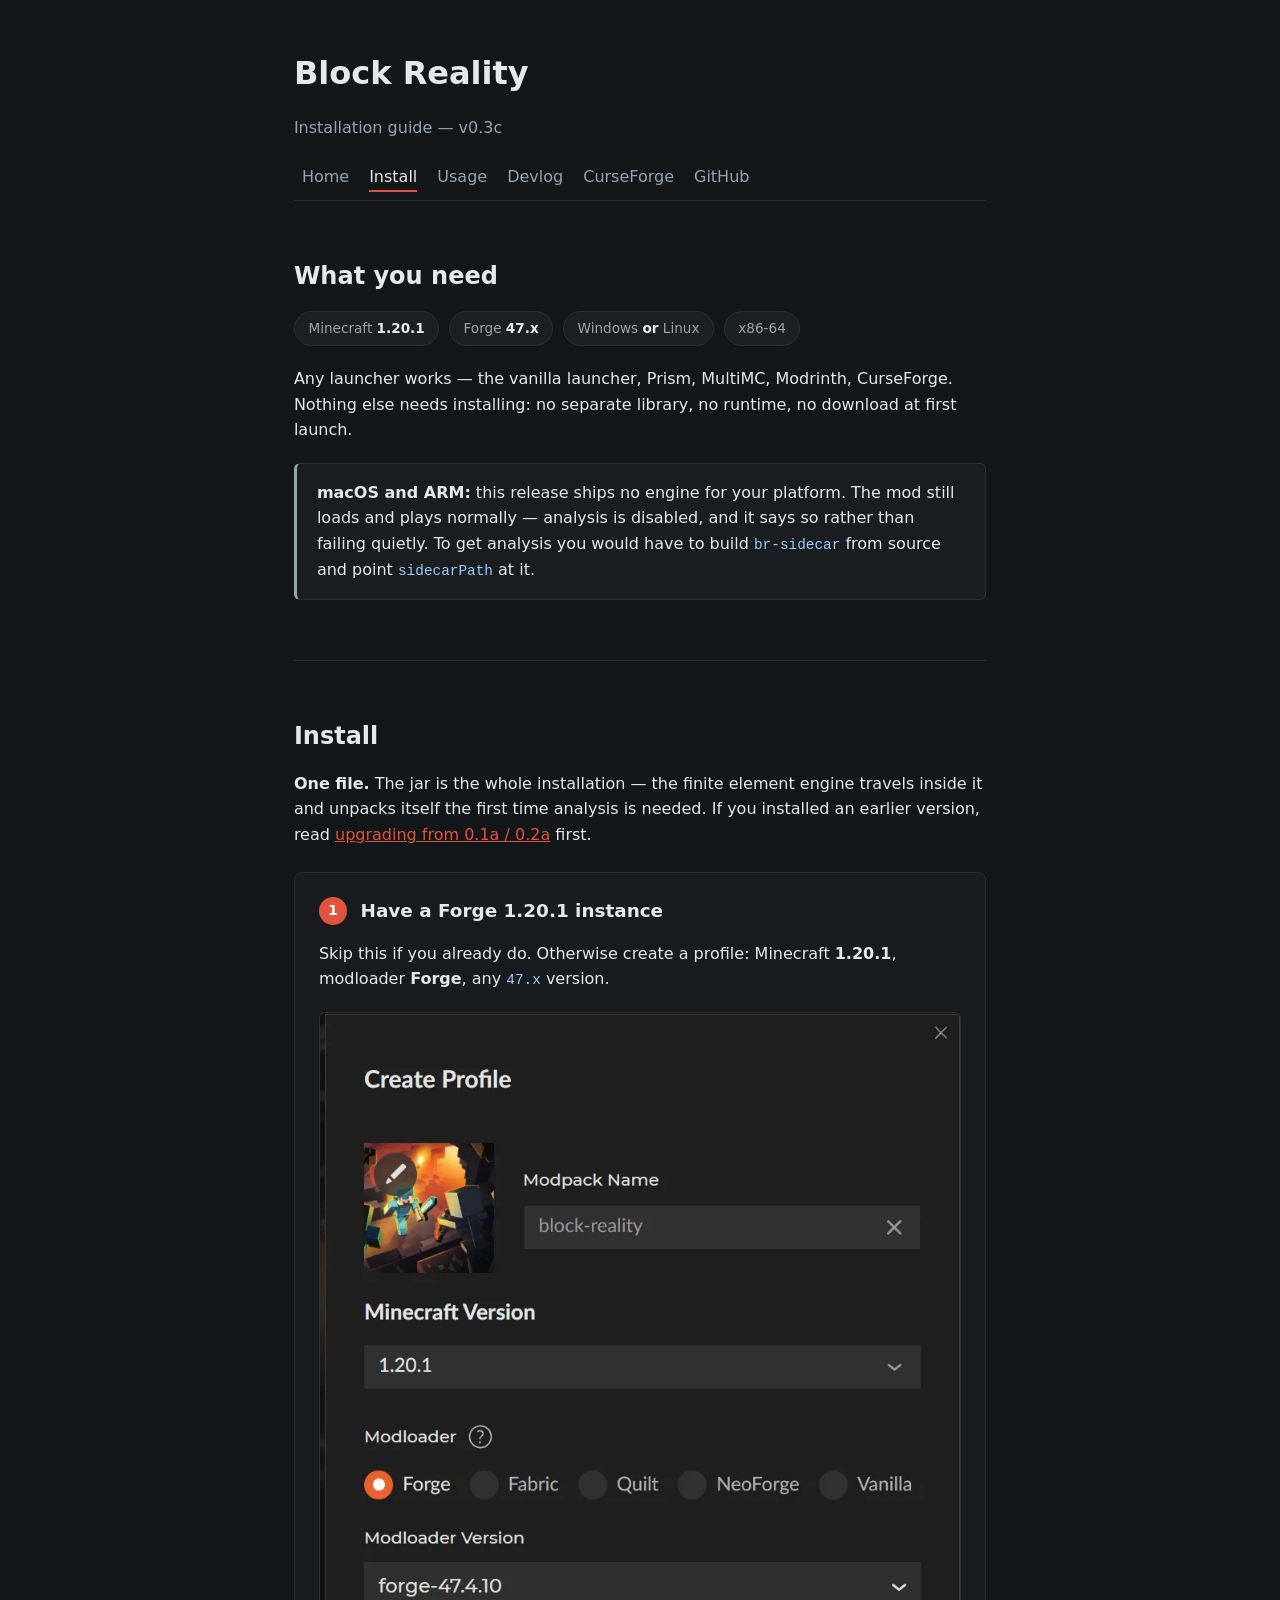
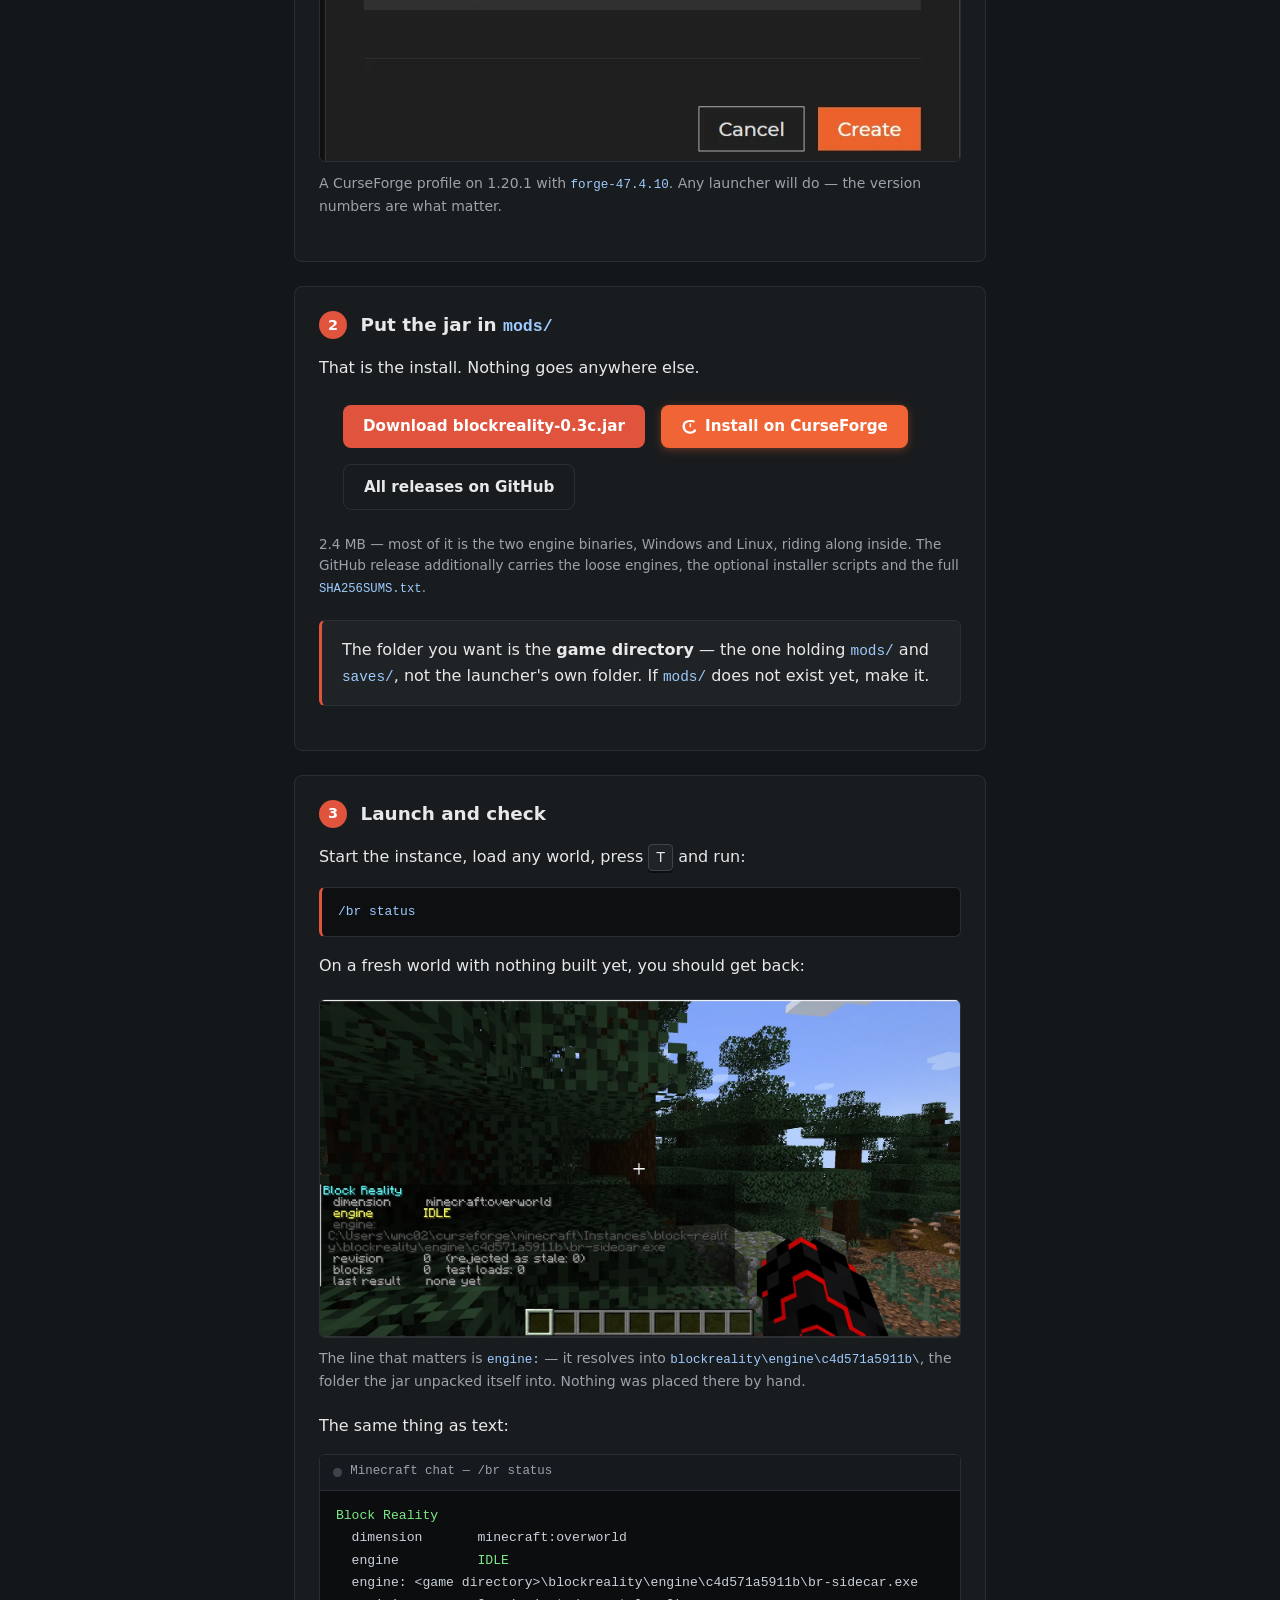
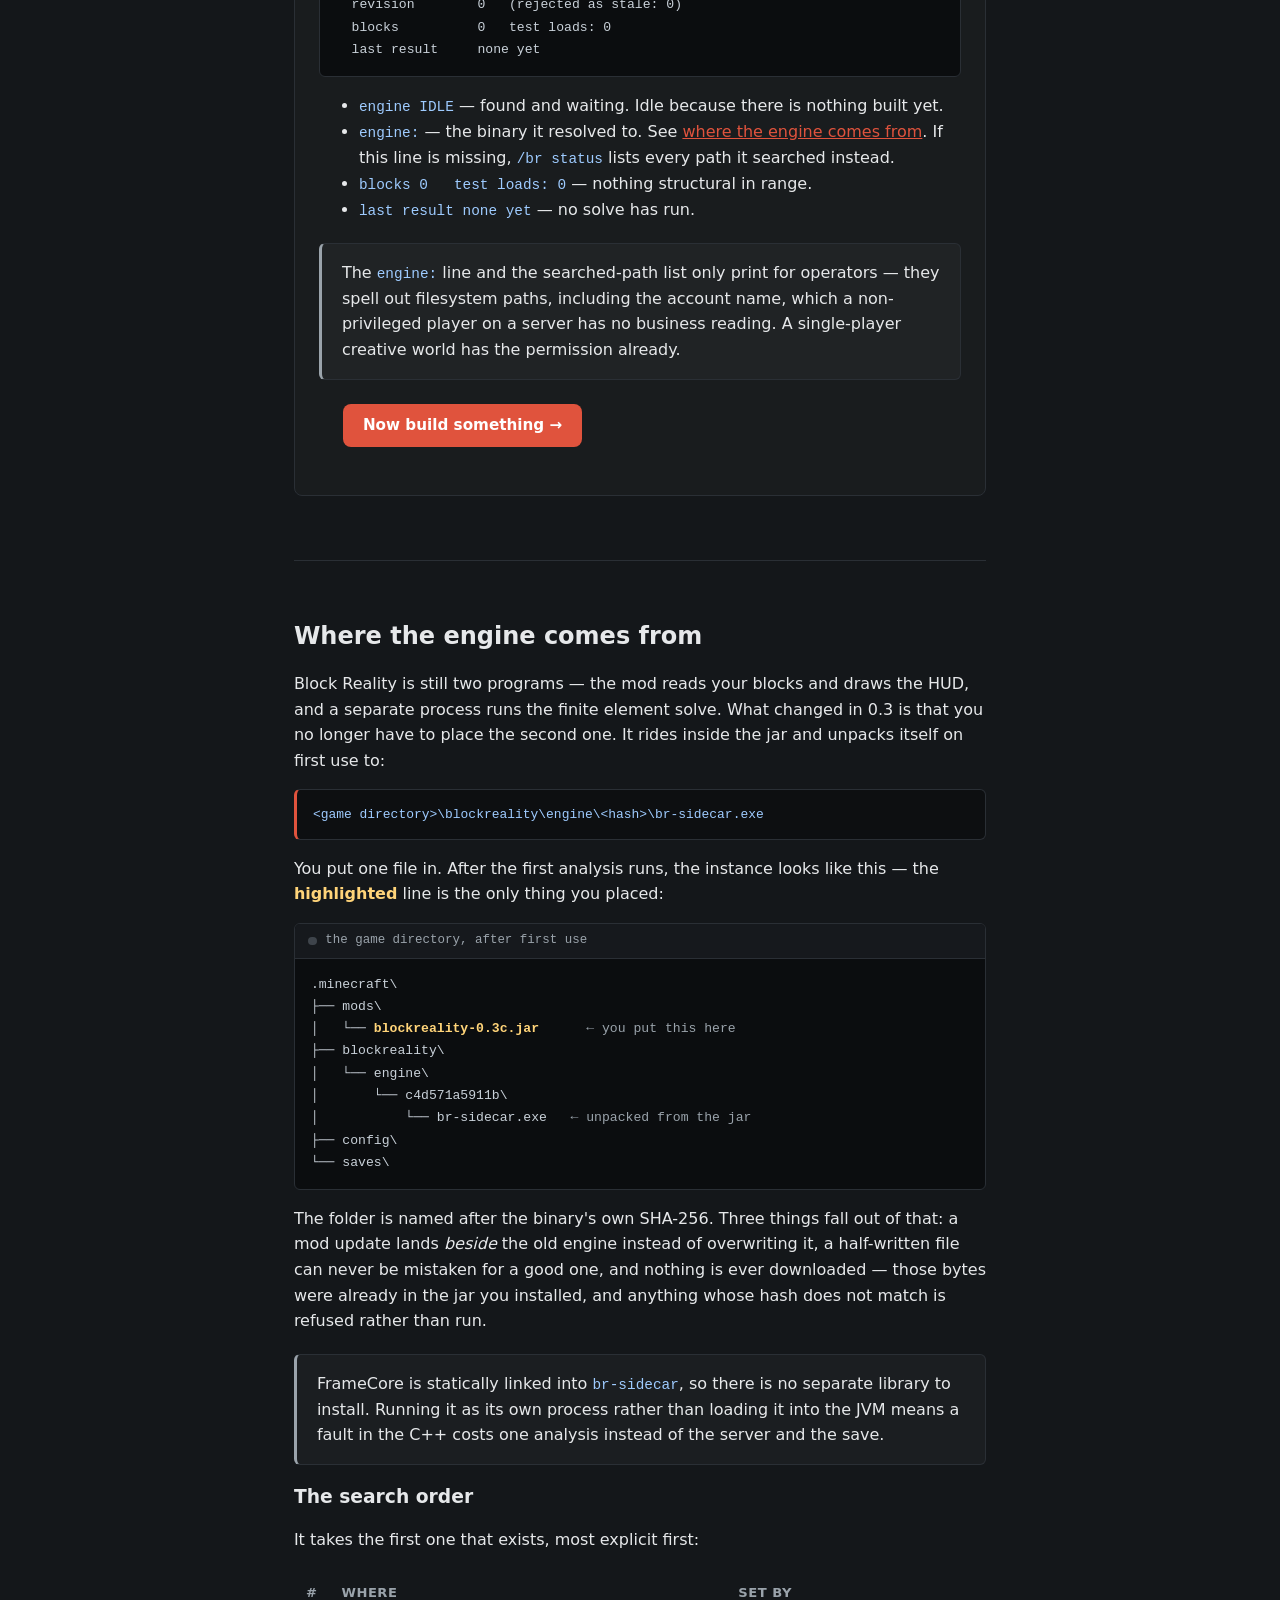
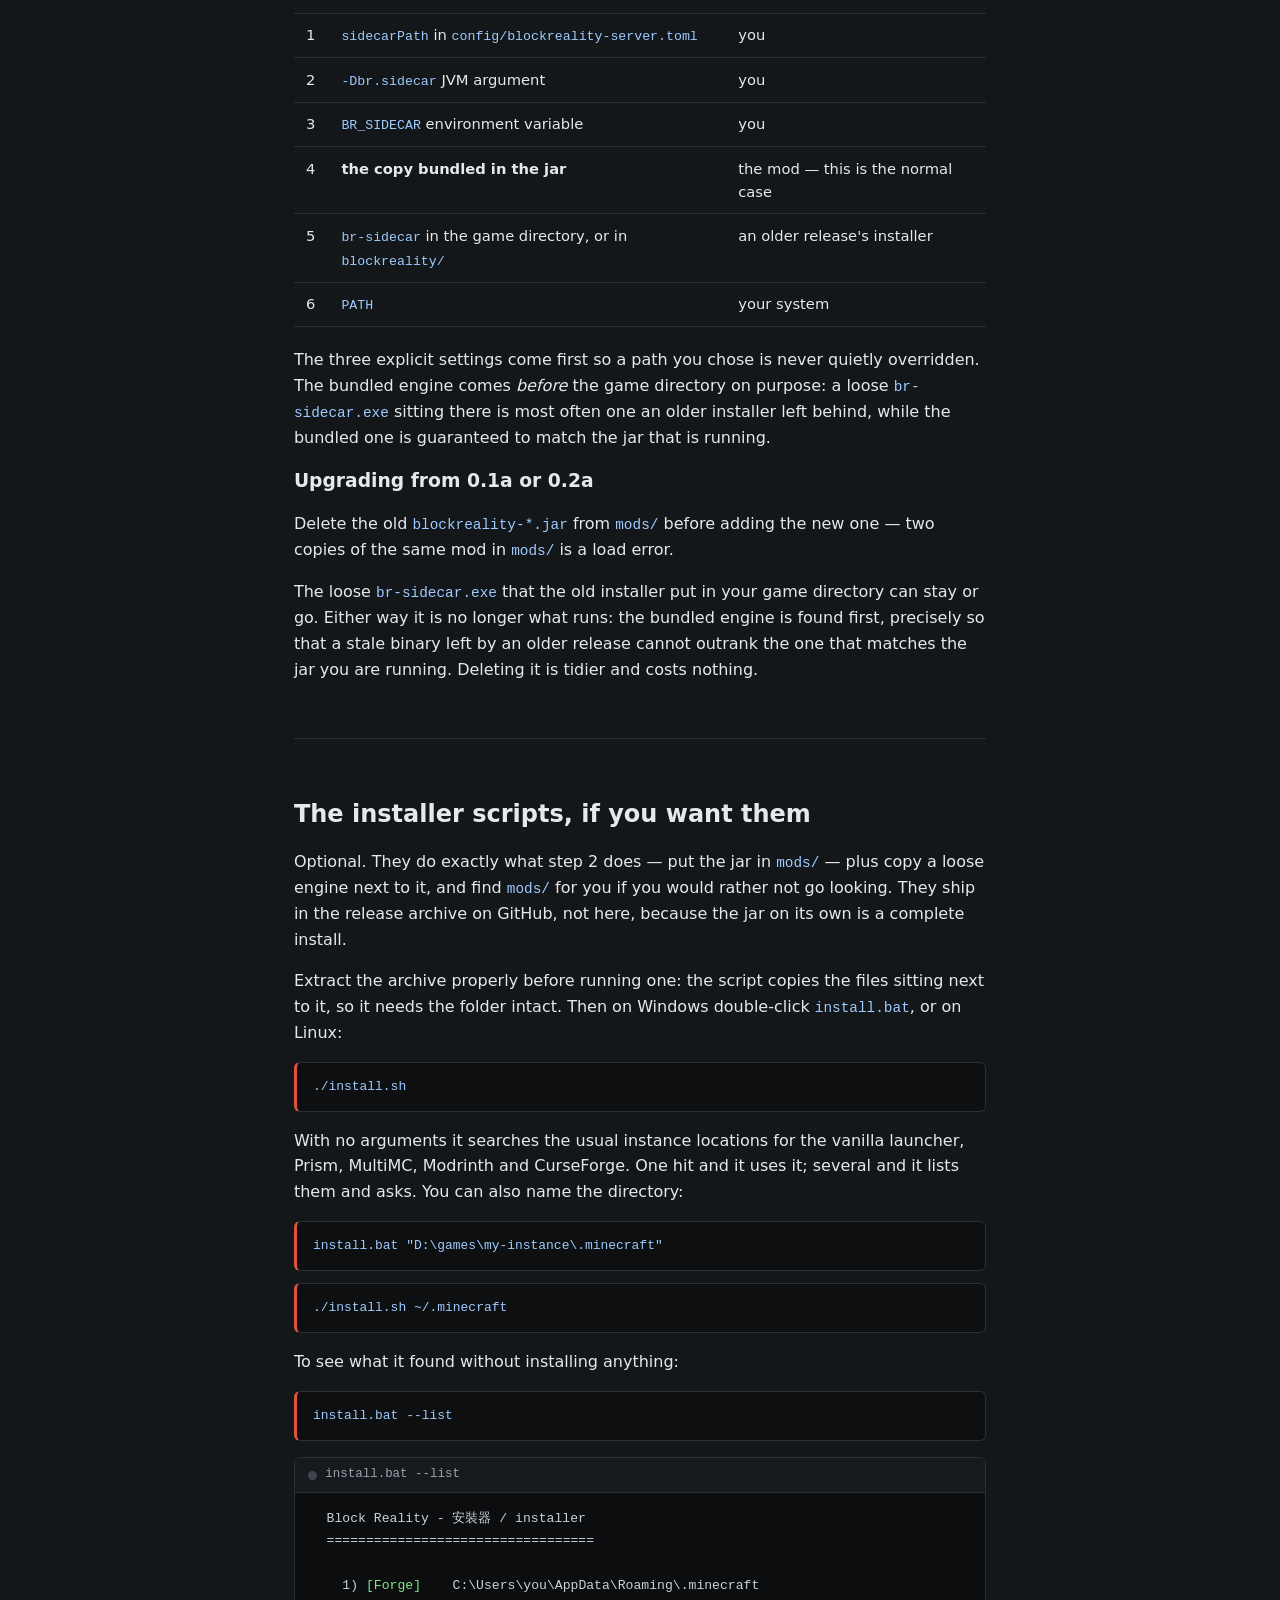
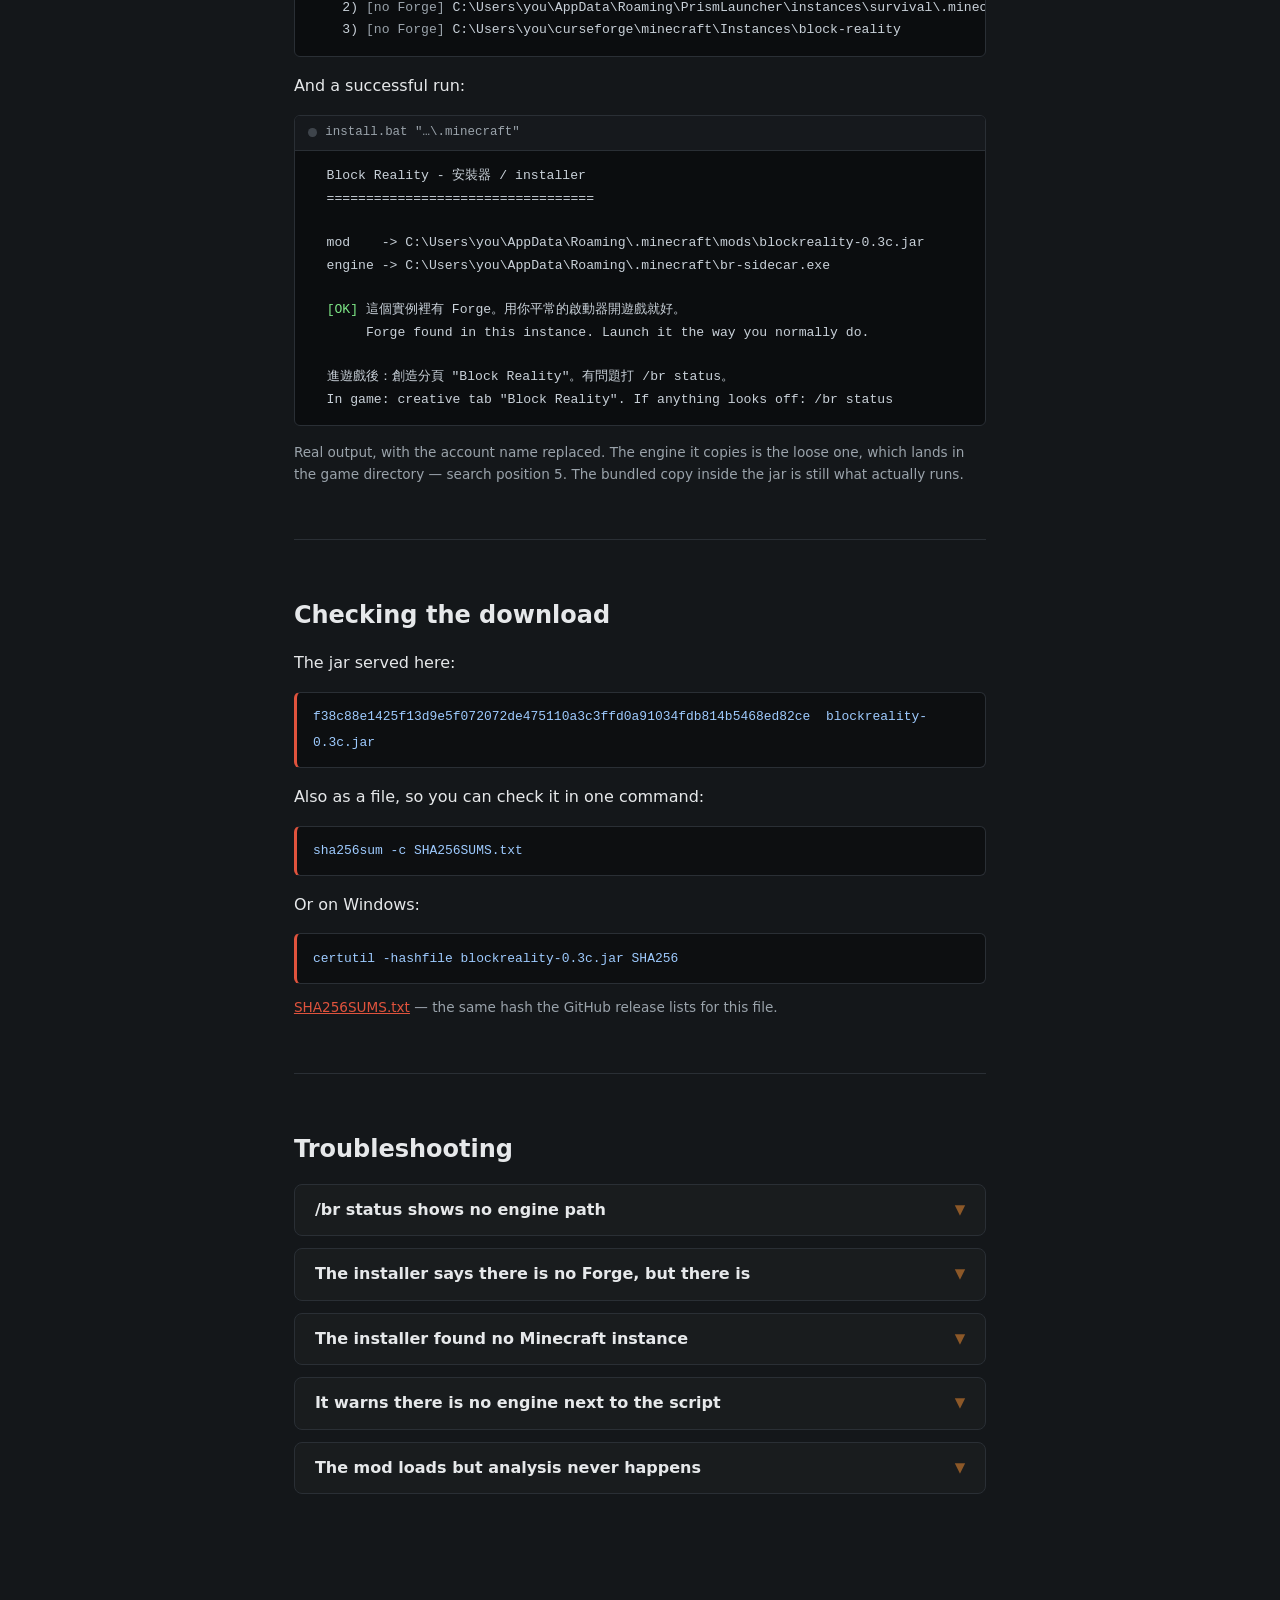
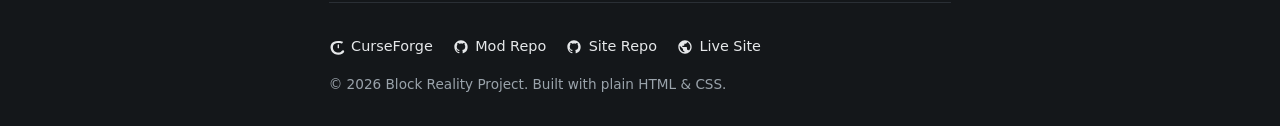
<file: install.html>
<!DOCTYPE html>
<html lang="en">

<head>
  <meta charset="utf-8">
  <meta name="viewport" content="width=device-width, initial-scale=1">

  <title>Install — Block Reality</title>
  <meta name="description"
    content="How to install Block Reality v0.3c for Minecraft 1.20.1 Forge: one jar in mods/. The finite element engine travels inside the jar.">

  <link rel="icon" href="favicon.svg" type="image/svg+xml">
  <link rel="stylesheet" href="style.css">

  <meta property="og:type" content="website">
  <meta property="og:title" content="Install Block Reality">
  <meta property="og:description"
    content="One jar in mods/. The finite element engine travels inside it and unpacks itself on first use.">
  <meta property="og:image" content="https://rocky59487.github.io/block-reality-site/img/utilisation-lens.webp">
  <meta property="og:url" content="https://rocky59487.github.io/block-reality-site/install.html">
  <meta name="twitter:card" content="summary_large_image">
</head>

<body>

  <!-- ========== 頁首與導覽 ========== -->
  <header class="site-header">
    <h1>Block Reality</h1>
    <p class="tagline">Installation guide — v0.3c</p>

    <nav aria-label="Main navigation">
      <a href="index.html">Home</a>
      <a href="install.html" class="active" aria-current="page">Install</a>
      <a href="usage.html">Usage</a>
      <a href="devlog.html">Devlog</a>
      <a href="https://www.curseforge.com/minecraft/mc-mods/block-reality" target="_blank" rel="noopener noreferrer">CurseForge</a>
      <a href="https://github.com/rocky59487/block-reality" target="_blank" rel="noopener noreferrer">GitHub</a>
    </nav>
  </header>

  <main>

    <section id="requirements">
      <h2>What you need</h2>

      <div class="badge-group">
        <span class="badge">Minecraft <strong>1.20.1</strong></span>
        <span class="badge">Forge <strong>47.x</strong></span>
        <span class="badge">Windows <strong>or</strong> Linux</span>
        <span class="badge">x86-64</span>
      </div>

      <p>
        Any launcher works — the vanilla launcher, Prism, MultiMC, Modrinth, CurseForge. Nothing else needs installing:
        no separate library, no runtime, no download at first launch.
      </p>

      <div class="callout">
        <p>
          <strong>macOS and ARM:</strong> this release ships no engine for your platform. The mod still loads and plays
          normally — analysis is disabled, and it says so rather than failing quietly. To get analysis you would have to
          build <code>br-sidecar</code> from source and point <code>sidecarPath</code> at it.
        </p>
      </div>
    </section>

    <!-- ========== 安裝步驟 ========== -->
    <section id="install">
      <h2>Install</h2>

      <p>
        <strong>One file.</strong> The jar is the whole installation — the finite element engine travels inside it and
        unpacks itself the first time analysis is needed. If you installed an earlier version, read
        <a href="#upgrading">upgrading from 0.1a / 0.2a</a> first.
      </p>

      <div class="step">
        <div class="step-header">
          <span class="step-number">1</span>
          <h3>Have a Forge 1.20.1 instance</h3>
        </div>
        <p>
          Skip this if you already do. Otherwise create a profile: Minecraft <strong>1.20.1</strong>, modloader
          <strong>Forge</strong>, any <code>47.x</code> version.
        </p>
        <figure class="shot">
          <img src="img/version.webp" width="798" height="932" loading="lazy" decoding="async"
            alt="CurseForge Create Profile dialog with Minecraft version 1.20.1 and modloader Forge 47.4.10 selected">
          <figcaption>A CurseForge profile on 1.20.1 with <code>forge-47.4.10</code>. Any launcher will do — the
            version numbers are what matter.</figcaption>
        </figure>
      </div>

      <div class="step">
        <div class="step-header">
          <span class="step-number">2</span>
          <h3>Put the jar in <code>mods/</code></h3>
        </div>
        <p>That is the install. Nothing goes anywhere else.</p>

        <div class="cta-group">
          <a href="install/blockreality-0.3c.jar" class="btn btn-primary mc-btn" download>Download
            blockreality-0.3c.jar</a>
          <a href="https://www.curseforge.com/minecraft/mc-mods/block-reality" target="_blank" rel="noopener noreferrer"
            class="btn btn-curseforge mc-btn">
            <svg viewBox="0 0 24 24" width="16" height="16" fill="currentColor" aria-hidden="true">
              <path d="M19.2 3.6c-1.3-.4-3.6-.6-5.8-.6-4.5 0-7.7 1.3-9.5 3.8-1.5 2.2-2 5.1-1.3 8.3.7 3.3 2.8 6 5.8 7.3 1.8.8 3.7 1.2 5.6 1.2 2.1 0 4.1-.5 5.9-1.5 1-.6 1.8-1.3 2.5-2.2.6-.8.4-2-.4-2.5-.8-.6-2-.4-2.5.4-.5.6-1.1 1.2-1.8 1.6-1.2.7-2.5 1-3.7 1-1.3 0-2.6-.3-3.8-.8-2.1-.9-3.6-2.8-4.1-5.1-.5-2.2-.1-4.2.9-5.7 1.3-1.8 3.7-2.7 7.1-2.7 1.7 0 3.5.2 4.4.5.9.3 1.8-.2 2.1-1.1.3-.9-.2-1.8-1.1-2.1zM14 8c-.6 0-1 .4-1 1v4c0 .6.4 1 1 1s1-.4 1-1V9c0-.6-.4-1-1-1z" />
            </svg>
            Install on CurseForge
          </a>
          <a href="https://github.com/rocky59487/block-reality/releases" target="_blank" rel="noopener noreferrer"
            class="btn btn-secondary mc-btn">All releases on GitHub</a>
        </div>

        <p class="fineline">
          2.4 MB — most of it is the two engine binaries, Windows and Linux, riding along inside.
          The GitHub release additionally carries the loose engines, the optional installer scripts and the full
          <code>SHA256SUMS.txt</code>.
        </p>

        <div class="callout callout-note">
          <p>
            The folder you want is the <strong>game directory</strong> — the one holding <code>mods/</code> and
            <code>saves/</code>, not the launcher's own folder. If <code>mods/</code> does not exist yet, make it.
          </p>
        </div>
      </div>

      <div class="step">
        <div class="step-header">
          <span class="step-number">3</span>
          <h3>Launch and check</h3>
        </div>
        <p>Start the instance, load any world, press <kbd>T</kbd> and run:</p>
        <div class="code-box"><code>/br status</code></div>

        <p>On a fresh world with nothing built yet, you should get back:</p>

        <figure class="shot">
          <img src="img/br-status.webp" width="1600" height="841" loading="lazy" decoding="async"
            alt="The /br status readout in game: engine IDLE, and the engine path resolving into blockreality/engine/c4d571a5911b/br-sidecar.exe">
          <figcaption>
            The line that matters is <code>engine:</code> — it resolves into
            <code>blockreality\engine\c4d571a5911b\</code>, the folder the jar unpacked itself into. Nothing was placed
            there by hand.
          </figcaption>
        </figure>

        <p>The same thing as text:</p>

        <div class="term">
          <div class="term-bar"><span class="term-dot"></span>Minecraft chat — /br status</div>
          <pre><span class="ok">Block Reality</span>
  dimension       minecraft:overworld
  engine          <span class="ok">IDLE</span>
  engine: &lt;game directory&gt;\blockreality\engine\c4d571a5911b\br-sidecar.exe
  revision        0   (rejected as stale: 0)
  blocks          0   test loads: 0
  last result     none yet</pre>
        </div>

        <ul>
          <li><code>engine IDLE</code> — found and waiting. Idle because there is nothing built yet.</li>
          <li><code>engine:</code> — the binary it resolved to. See <a href="#engine">where the engine comes from</a>.
            If this line is missing, <code>/br status</code> lists every path it searched instead.</li>
          <li><code>blocks 0 &nbsp; test loads: 0</code> — nothing structural in range.</li>
          <li><code>last result none yet</code> — no solve has run.</li>
        </ul>

        <div class="callout">
          <p>
            The <code>engine:</code> line and the searched-path list only print for operators — they spell out
            filesystem paths, including the account name, which a non-privileged player on a server has no business
            reading. A single-player creative world has the permission already.
          </p>
        </div>

        <div class="cta-group">
          <a href="usage.html" class="btn btn-primary mc-btn">Now build something →</a>
        </div>
      </div>
    </section>

    <!-- ========== 引擎從哪來 ========== -->
    <section id="engine">
      <h2>Where the engine comes from</h2>

      <p>
        Block Reality is still two programs — the mod reads your blocks and draws the HUD, and a separate process runs
        the finite element solve. What changed in 0.3 is that you no longer have to place the second one. It rides
        inside the jar and unpacks itself on first use to:
      </p>

      <div class="code-box"><code>&lt;game directory&gt;\blockreality\engine\&lt;hash&gt;\br-sidecar.exe</code></div>

      <p>
        You put one file in. After the first analysis runs, the instance looks like this — the
        <span class="tree-mine">highlighted</span> line is the only thing you placed:
      </p>

      <div class="term">
        <div class="term-bar"><span class="term-dot"></span>the game directory, after first use</div>
        <pre>.minecraft\
├── mods\
│   └── <span class="tree-mine">blockreality-0.3c.jar</span>      <span class="dim">← you put this here</span>
├── blockreality\
│   └── engine\
│       └── c4d571a5911b\
│           └── br-sidecar.exe   <span class="dim">← unpacked from the jar</span>
├── config\
└── saves\</pre>
      </div>

      <p>
        The folder is named after the binary's own SHA-256. Three things fall out of that: a mod update lands
        <em>beside</em> the old engine instead of overwriting it, a half-written file can never be mistaken for a good
        one, and nothing is ever downloaded — those bytes were already in the jar you installed, and anything whose
        hash does not match is refused rather than run.
      </p>

      <div class="callout">
        <p>
          FrameCore is statically linked into <code>br-sidecar</code>, so there is no separate library to install.
          Running it as its own process rather than loading it into the JVM means a fault in the C++ costs one
          analysis instead of the server and the save.
        </p>
      </div>

      <h3>The search order</h3>

      <p>It takes the first one that exists, most explicit first:</p>

      <table class="ref-table">
        <thead>
          <tr>
            <th>#</th>
            <th>Where</th>
            <th>Set by</th>
          </tr>
        </thead>
        <tbody>
          <tr>
            <td>1</td>
            <td><code>sidecarPath</code> in <code>config/blockreality-server.toml</code></td>
            <td>you</td>
          </tr>
          <tr>
            <td>2</td>
            <td><code>-Dbr.sidecar</code> JVM argument</td>
            <td>you</td>
          </tr>
          <tr>
            <td>3</td>
            <td><code>BR_SIDECAR</code> environment variable</td>
            <td>you</td>
          </tr>
          <tr>
            <td>4</td>
            <td><strong>the copy bundled in the jar</strong></td>
            <td>the mod — this is the normal case</td>
          </tr>
          <tr>
            <td>5</td>
            <td><code>br-sidecar</code> in the game directory, or in <code>blockreality/</code></td>
            <td>an older release's installer</td>
          </tr>
          <tr>
            <td>6</td>
            <td><code>PATH</code></td>
            <td>your system</td>
          </tr>
        </tbody>
      </table>

      <p>
        The three explicit settings come first so a path you chose is never quietly overridden. The bundled engine
        comes <em>before</em> the game directory on purpose: a loose <code>br-sidecar.exe</code> sitting there is most
        often one an older installer left behind, while the bundled one is guaranteed to match the jar that is running.
      </p>

      <h3 id="upgrading">Upgrading from 0.1a or 0.2a</h3>

      <p>
        Delete the old <code>blockreality-*.jar</code> from <code>mods/</code> before adding the new one — two copies
        of the same mod in <code>mods/</code> is a load error.
      </p>
      <p>
        The loose <code>br-sidecar.exe</code> that the old installer put in your game directory can stay or go. Either
        way it is no longer what runs: the bundled engine is found first, precisely so that a stale binary left by an
        older release cannot outrank the one that matches the jar you are running. Deleting it is tidier and costs
        nothing.
      </p>
    </section>

    <!-- ========== 選配安裝器 ========== -->
    <section id="installer">
      <h2>The installer scripts, if you want them</h2>

      <p>
        Optional. They do exactly what step 2 does — put the jar in <code>mods/</code> — plus copy a loose engine next
        to it, and find <code>mods/</code> for you if you would rather not go looking. They ship in the release archive
        on GitHub, not here, because the jar on its own is a complete install.
      </p>

      <p>
        Extract the archive properly before running one: the script copies the files sitting next to it, so it needs
        the folder intact. Then on Windows double-click <code>install.bat</code>, or on Linux:
      </p>
      <div class="code-box"><code>./install.sh</code></div>

      <p>
        With no arguments it searches the usual instance locations for the vanilla launcher, Prism, MultiMC, Modrinth
        and CurseForge. One hit and it uses it; several and it lists them and asks. You can also name the directory:
      </p>
      <div class="code-box"><code>install.bat "D:\games\my-instance\.minecraft"</code></div>
      <div class="code-box"><code>./install.sh ~/.minecraft</code></div>

      <p>To see what it found without installing anything:</p>
      <div class="code-box"><code>install.bat --list</code></div>

      <div class="term">
        <div class="term-bar"><span class="term-dot"></span>install.bat --list</div>
        <pre>  Block Reality - 安裝器 / installer
  ==================================

    1) <span class="ok">[Forge]</span>    C:\Users\you\AppData\Roaming\.minecraft
    2) <span class="dim">[no Forge]</span> C:\Users\you\AppData\Roaming\PrismLauncher\instances\survival\.minecraft
    3) <span class="dim">[no Forge]</span> C:\Users\you\curseforge\minecraft\Instances\block-reality</pre>
      </div>

      <p>And a successful run:</p>

      <div class="term">
        <div class="term-bar"><span class="term-dot"></span>install.bat "…\.minecraft"</div>
        <pre>  Block Reality - 安裝器 / installer
  ==================================

  mod    -&gt; C:\Users\you\AppData\Roaming\.minecraft\mods\blockreality-0.3c.jar
  engine -&gt; C:\Users\you\AppData\Roaming\.minecraft\br-sidecar.exe

  <span class="ok">[OK]</span> 這個實例裡有 Forge。用你平常的啟動器開遊戲就好。
       Forge found in this instance. Launch it the way you normally do.

  進遊戲後：創造分頁 "Block Reality"。有問題打 /br status。
  In game: creative tab "Block Reality". If anything looks off: /br status</pre>
      </div>

      <p class="fineline">
        Real output, with the account name replaced. The engine it copies is the loose one, which lands in the game
        directory — search position 5. The bundled copy inside the jar is still what actually runs.
      </p>
    </section>

    <!-- ========== 校驗 ========== -->
    <section id="verify">
      <h2>Checking the download</h2>

      <p>The jar served here:</p>
      <div class="code-box">
        <code>f38c88e1425f13d9e5f072072de475110a3c3ffd0a91034fdb814b5468ed82ce&nbsp;&nbsp;blockreality-0.3c.jar</code>
      </div>

      <p>Also as a file, so you can check it in one command:</p>
      <div class="code-box"><code>sha256sum -c SHA256SUMS.txt</code></div>

      <p>Or on Windows:</p>
      <div class="code-box"><code>certutil -hashfile blockreality-0.3c.jar SHA256</code></div>

      <p class="fineline">
        <a href="install/SHA256SUMS.txt">SHA256SUMS.txt</a> — the same hash the GitHub release lists for this file.
      </p>
    </section>

    <!-- ========== 疑難排解 ========== -->
    <section id="troubleshooting">
      <h2>Troubleshooting</h2>

      <details class="faq" name="faq">
        <summary class="faq-header">
          <h3>/br status shows no engine path</h3>
          <span class="toggle-icon" aria-hidden="true">▼</span>
        </summary>
        <div class="faq-body">
          <p>
            Instead of the <code>engine:</code> line you get a list of every place it looked. Read the
            <code>bundled:</code> entry first — normally the engine comes from there, so if it failed the message says
            why.
          </p>
          <p>The two causes worth checking:</p>
          <ul>
            <li>
              <strong>Antivirus quarantined it.</strong> A freshly unpacked unsigned <code>.exe</code> is exactly what
              heuristic scanners grab. Restore it, allow the folder, then <code>/br reset</code> — that makes the mod
              try the unpack again without restarting the game.
            </li>
            <li>
              <strong>Your platform has no engine in this build.</strong> macOS and ARM say so explicitly. The mod
              plays fine; analysis is off.
            </li>
          </ul>
        </div>
      </details>

      <details class="faq" name="faq">
        <summary class="faq-header">
          <h3>The installer says there is no Forge, but there is</h3>
          <span class="toggle-icon" aria-hidden="true">▼</span>
        </summary>
        <div class="faq-body">
          <p>
            Known false alarm on <strong>CurseForge</strong> instances. CurseForge keeps the loader outside the
            instance folder, so the check — which looks for <code>versions/*forge*</code> or
            <code>libraries/net/minecraftforge/</code> — finds nothing and prints <code>[no Forge]</code> even when
            <code>minecraftinstance.json</code> records a perfectly good <code>forge-47.4.10</code>.
          </p>
          <p>
            It is only a warning. The mod is installed either way, and if you made the profile with a Forge 1.20.1
            loader it will load normally. Prism, MultiMC and the vanilla launcher are all detected correctly.
          </p>
        </div>
      </details>

      <details class="faq" name="faq">
        <summary class="faq-header">
          <h3>The installer found no Minecraft instance</h3>
          <span class="toggle-icon" aria-hidden="true">▼</span>
        </summary>
        <div class="faq-body">
          <p>It searched these:</p>
          <div class="code-box">
            <code>%APPDATA%\.minecraft<br>%APPDATA%\PrismLauncher\instances\*<br>%APPDATA%\MultiMC\instances\*<br>%APPDATA%\ModrinthApp\profiles\*<br>%USERPROFILE%\curseforge\minecraft\Instances\*</code>
          </div>
          <p>If yours lives somewhere else, hand it the path directly:</p>
          <div class="code-box"><code>install.bat "D:\games\my-instance\.minecraft"</code></div>
          <p>Or skip the script entirely and drop the jar in <code>mods/</code> yourself — that is the whole install.</p>
        </div>
      </details>

      <details class="faq" name="faq">
        <summary class="faq-header">
          <h3>It warns there is no engine next to the script</h3>
          <span class="toggle-icon" aria-hidden="true">▼</span>
        </summary>
        <div class="faq-body">
          <p>
            The archive did not fully extract, or <code>install.bat</code> was moved out on its own. It copies the
            files beside it, so it needs the folder intact.
          </p>
          <p>
            Harmless in 0.3c. That loose engine is only search position 5; the copy inside the jar is what runs
            anyway.
          </p>
        </div>
      </details>

      <details class="faq" name="faq">
        <summary class="faq-header">
          <h3>The mod loads but analysis never happens</h3>
          <span class="toggle-icon" aria-hidden="true">▼</span>
        </summary>
        <div class="faq-body">
          <p>
            Check <code>/br status</code> first — it prints the engine state, the resolved path, the block count and
            the last result, which between them identify almost every case.
          </p>
          <p>
            If <code>blocks</code> is 0 while you are standing next to a structure, the blocks were probably placed by
            command or WorldEdit, which fire no place event. <code>/br scan</code> re-reads the chunks around you.
          </p>
          <p>
            If the last result says <code>MECHANISM</code>, that is the correct answer rather than a fault: nothing is
            holding the structure up. A block counts as grounded only when the block <em>directly below</em> it is
            solid and non-structural — a beam butted sideways against a wall is not supported by it. See
            <a href="usage.html">the usage guide</a>.
          </p>
        </div>
      </details>
    </section>

  </main>

  <!-- ========== 頁尾 ========== -->
  <footer>
    <div class="footer-nav">
      <a href="https://www.curseforge.com/minecraft/mc-mods/block-reality" target="_blank" rel="noopener noreferrer" class="curseforge-link">
        <svg viewBox="0 0 24 24" width="16" height="16" fill="currentColor"><path d="M19.2 3.6c-1.3-.4-3.6-.6-5.8-.6-4.5 0-7.7 1.3-9.5 3.8-1.5 2.2-2 5.1-1.3 8.3.7 3.3 2.8 6 5.8 7.3 1.8.8 3.7 1.2 5.6 1.2 2.1 0 4.1-.5 5.9-1.5 1-.6 1.8-1.3 2.5-2.2.6-.8.4-2-.4-2.5-.8-.6-2-.4-2.5.4-.5.6-1.1 1.2-1.8 1.6-1.2.7-2.5 1-3.7 1-1.3 0-2.6-.3-3.8-.8-2.1-.9-3.6-2.8-4.1-5.1-.5-2.2-.1-4.2.9-5.7 1.3-1.8 3.7-2.7 7.1-2.7 1.7 0 3.5.2 4.4.5.9.3 1.8-.2 2.1-1.1.3-.9-.2-1.8-1.1-2.1zM14 8c-.6 0-1 .4-1 1v4c0 .6.4 1 1 1s1-.4 1-1V9c0-.6-.4-1-1-1z"/></svg>
        CurseForge
      </a>
      <a href="https://github.com/rocky59487/block-reality" target="_blank" rel="noopener noreferrer">
        <svg viewBox="0 0 24 24" width="16" height="16" fill="currentColor"><path fill-rule="evenodd" clip-rule="evenodd" d="M12 2C6.477 2 2 6.484 2 12.017c0 4.425 2.865 8.18 6.839 9.504.5.092.682-.217.682-.483 0-.237-.008-.868-.013-1.703-2.782.605-3.369-1.343-3.369-1.343-.454-1.158-1.11-1.466-1.11-1.466-.908-.62.069-.608.069-.608 1.003.07 1.53 1.032 1.53 1.032.892 1.53 2.341 1.088 2.91.832.092-.647.35-1.088.636-1.338-2.22-.253-4.555-1.113-4.555-4.951 0-1.093.39-1.988 1.029-2.688-.103-.253-.446-1.272.098-2.65 0 0 .84-.27 2.75 1.026A9.564 9.564 0 0112 6.844c.85.004 1.705.115 2.504.337 1.909-1.296 2.747-1.027 2.747-1.027.546 1.379.202 2.398.1 2.651.64.7 1.028 1.595 1.028 2.688 0 3.848-2.339 4.695-4.566 4.943.359.309.678.92.678 1.855 0 1.338-.012 2.419-.012 2.747 0 .268.18.58.688.482A10.019 10.019 0 0022 12.017C22 6.484 17.522 2 12 2z"/></svg>
        Mod Repo
      </a>
      <a href="https://github.com/rocky59487/block-reality-site" target="_blank" rel="noopener noreferrer">
        <svg viewBox="0 0 24 24" width="16" height="16" fill="currentColor"><path fill-rule="evenodd" clip-rule="evenodd" d="M12 2C6.477 2 2 6.484 2 12.017c0 4.425 2.865 8.18 6.839 9.504.5.092.682-.217.682-.483 0-.237-.008-.868-.013-1.703-2.782.605-3.369-1.343-3.369-1.343-.454-1.158-1.11-1.466-1.11-1.466-.908-.62.069-.608.069-.608 1.003.07 1.53 1.032 1.53 1.032.892 1.53 2.341 1.088 2.91.832.092-.647.35-1.088.636-1.338-2.22-.253-4.555-1.113-4.555-4.951 0-1.093.39-1.988 1.029-2.688-.103-.253-.446-1.272.098-2.65 0 0 .84-.27 2.75 1.026A9.564 9.564 0 0112 6.844c.85.004 1.705.115 2.504.337 1.909-1.296 2.747-1.027 2.747-1.027.546 1.379.202 2.398.1 2.651.64.7 1.028 1.595 1.028 2.688 0 3.848-2.339 4.695-4.566 4.943.359.309.678.92.678 1.855 0 1.338-.012 2.419-.012 2.747 0 .268.18.58.688.482A10.019 10.019 0 0022 12.017C22 6.484 17.522 2 12 2z"/></svg>
        Site Repo
      </a>
      <a href="https://rocky59487.github.io/block-reality-site/" target="_blank" rel="noopener noreferrer">
        <svg viewBox="0 0 24 24" width="16" height="16" fill="currentColor"><path d="M12 2C6.48 2 2 6.48 2 12s4.48 10 10 10 10-4.48 10-10S17.52 2 12 2zm-1 17.93c-3.95-.49-7-3.85-7-7.93 0-.62.08-1.21.21-1.79L9 15v1c0 1.1.9 2 2 2v1.93zm6.9-2.54c-.26-.81-1-1.39-1.9-1.39h-1v-3c0-.55-.45-1-1-1H8v-2h2c.55 0 1-.45 1-1V7h2c1.1 0 2-.9 2-2v-.41c2.93 1.19 5 4.06 5 7.41 0 2.08-.8 3.97-2.1 5.4z"/></svg>
        Live Site
      </a>
    </div>
    <p class="footer-copyright">&copy; 2026 Block Reality Project. Built with plain HTML &amp; CSS.</p>
  </footer>

  <script src="main.js"></script>
</body>

</html>
</file>
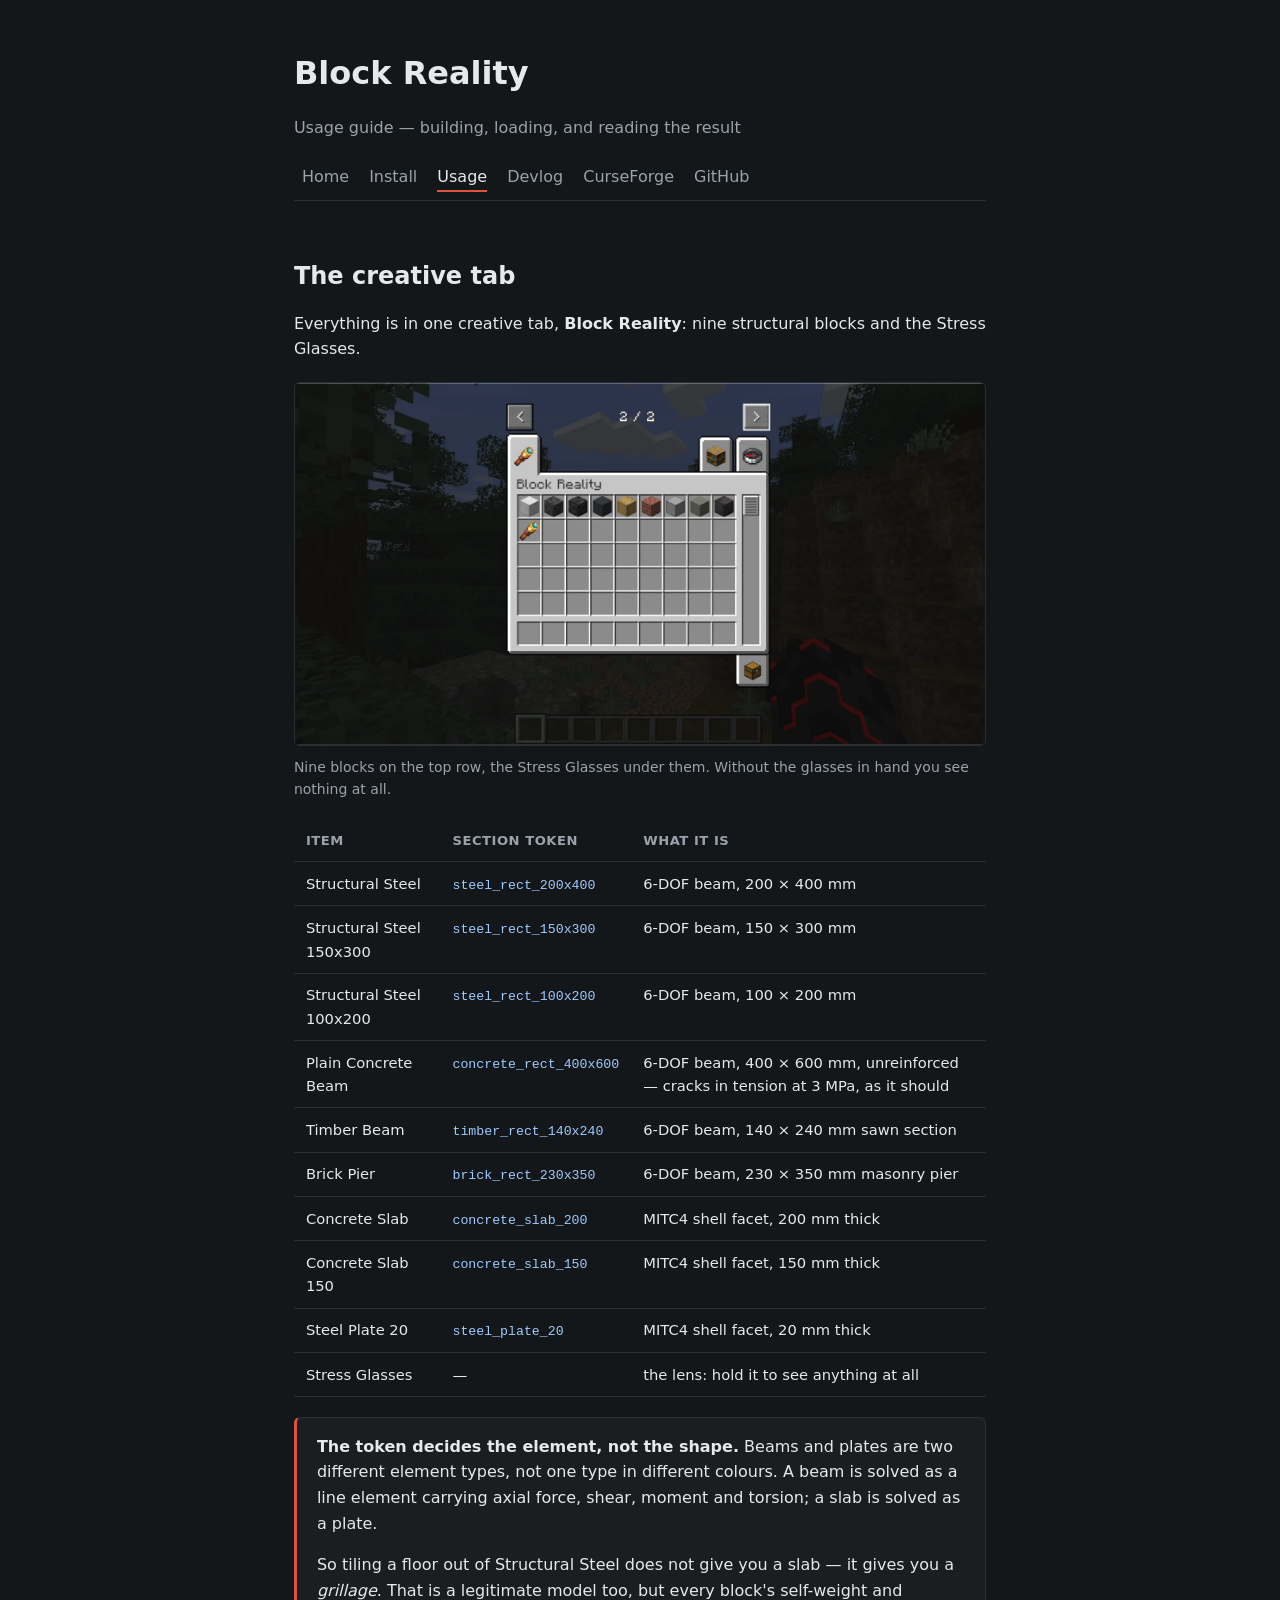
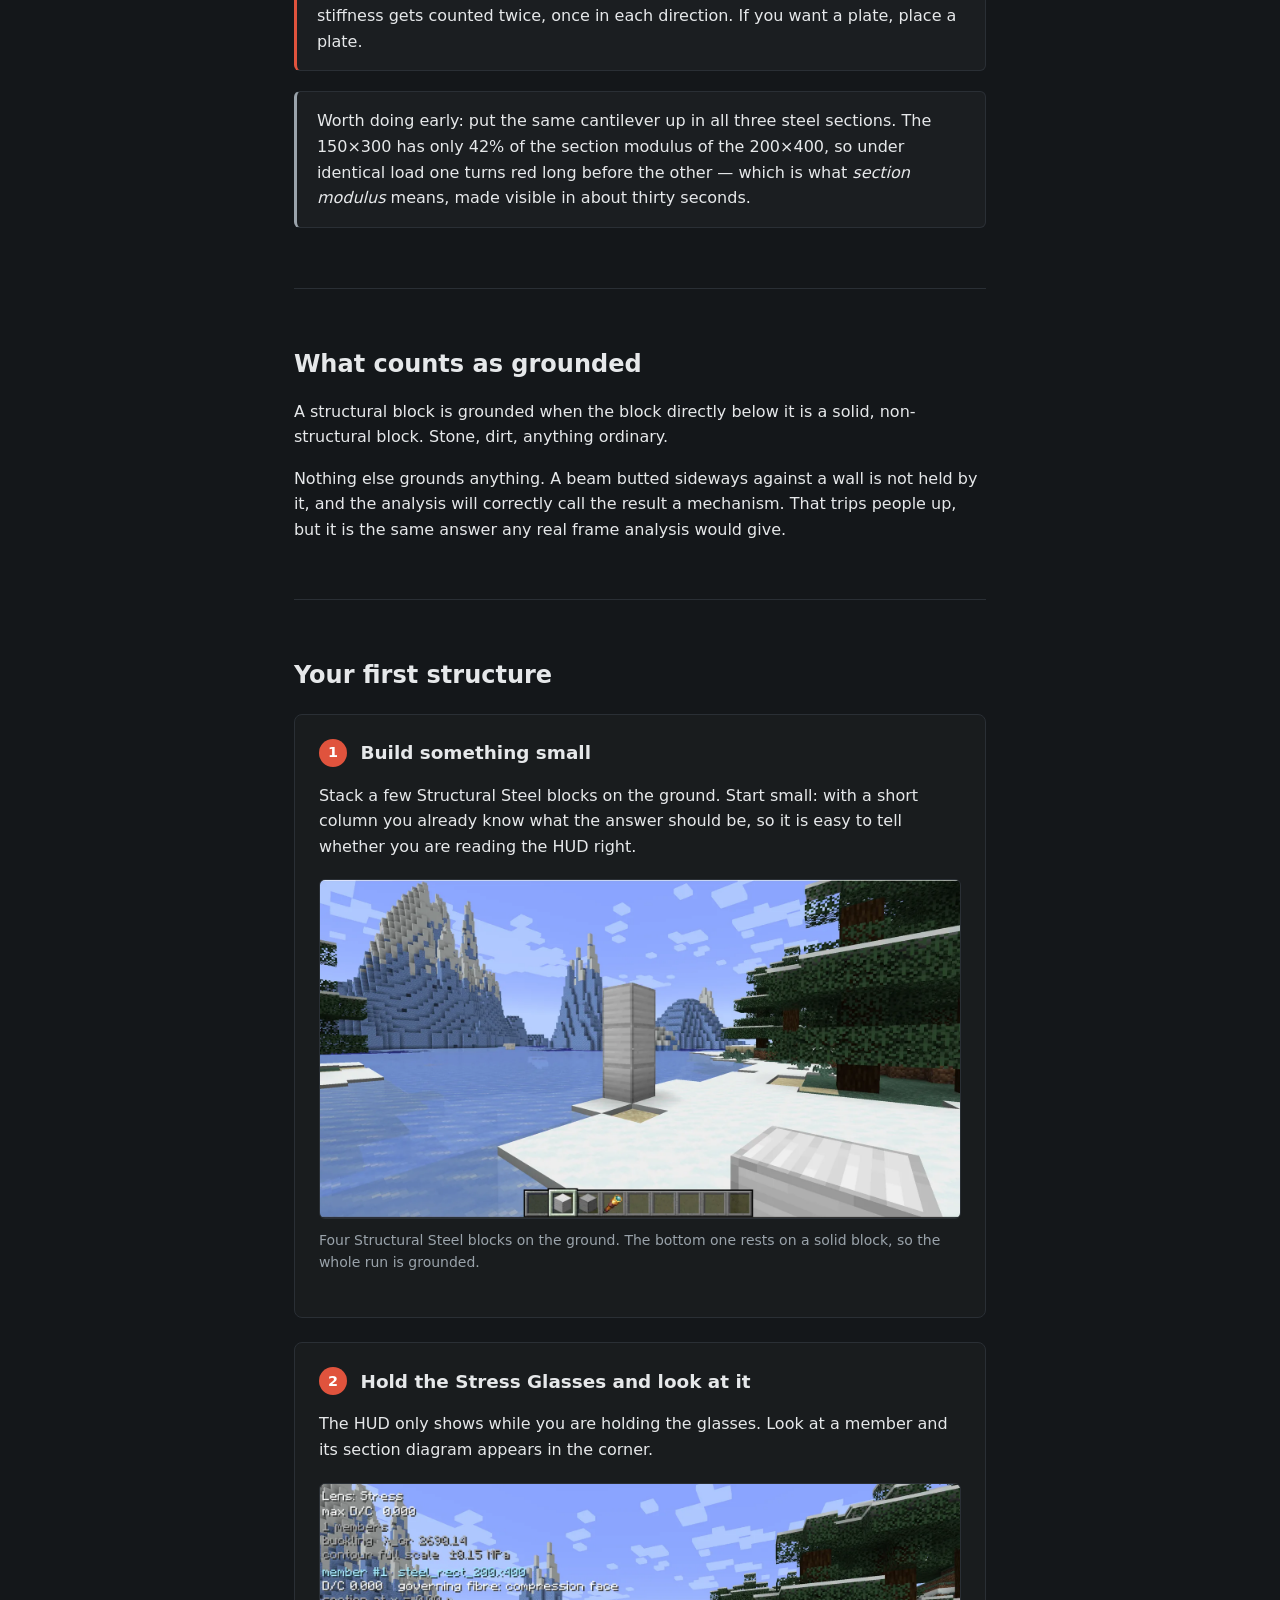
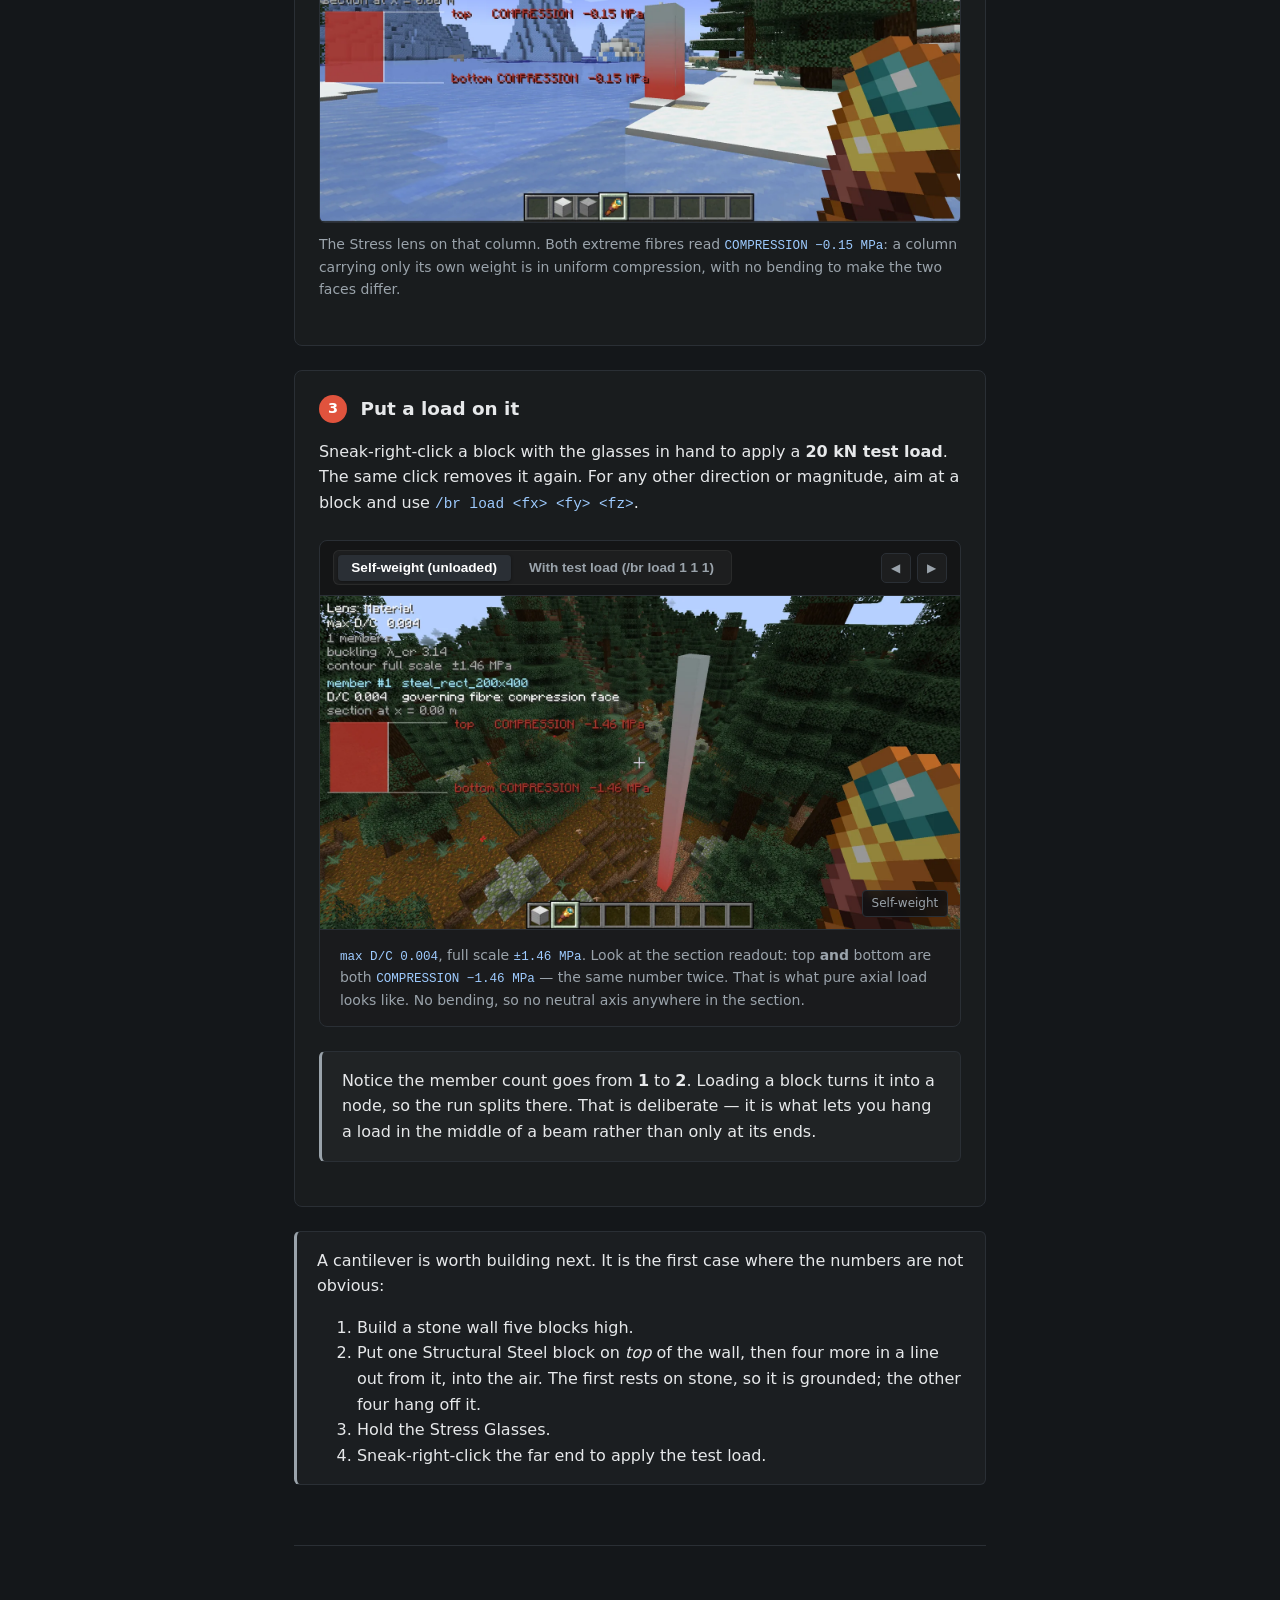
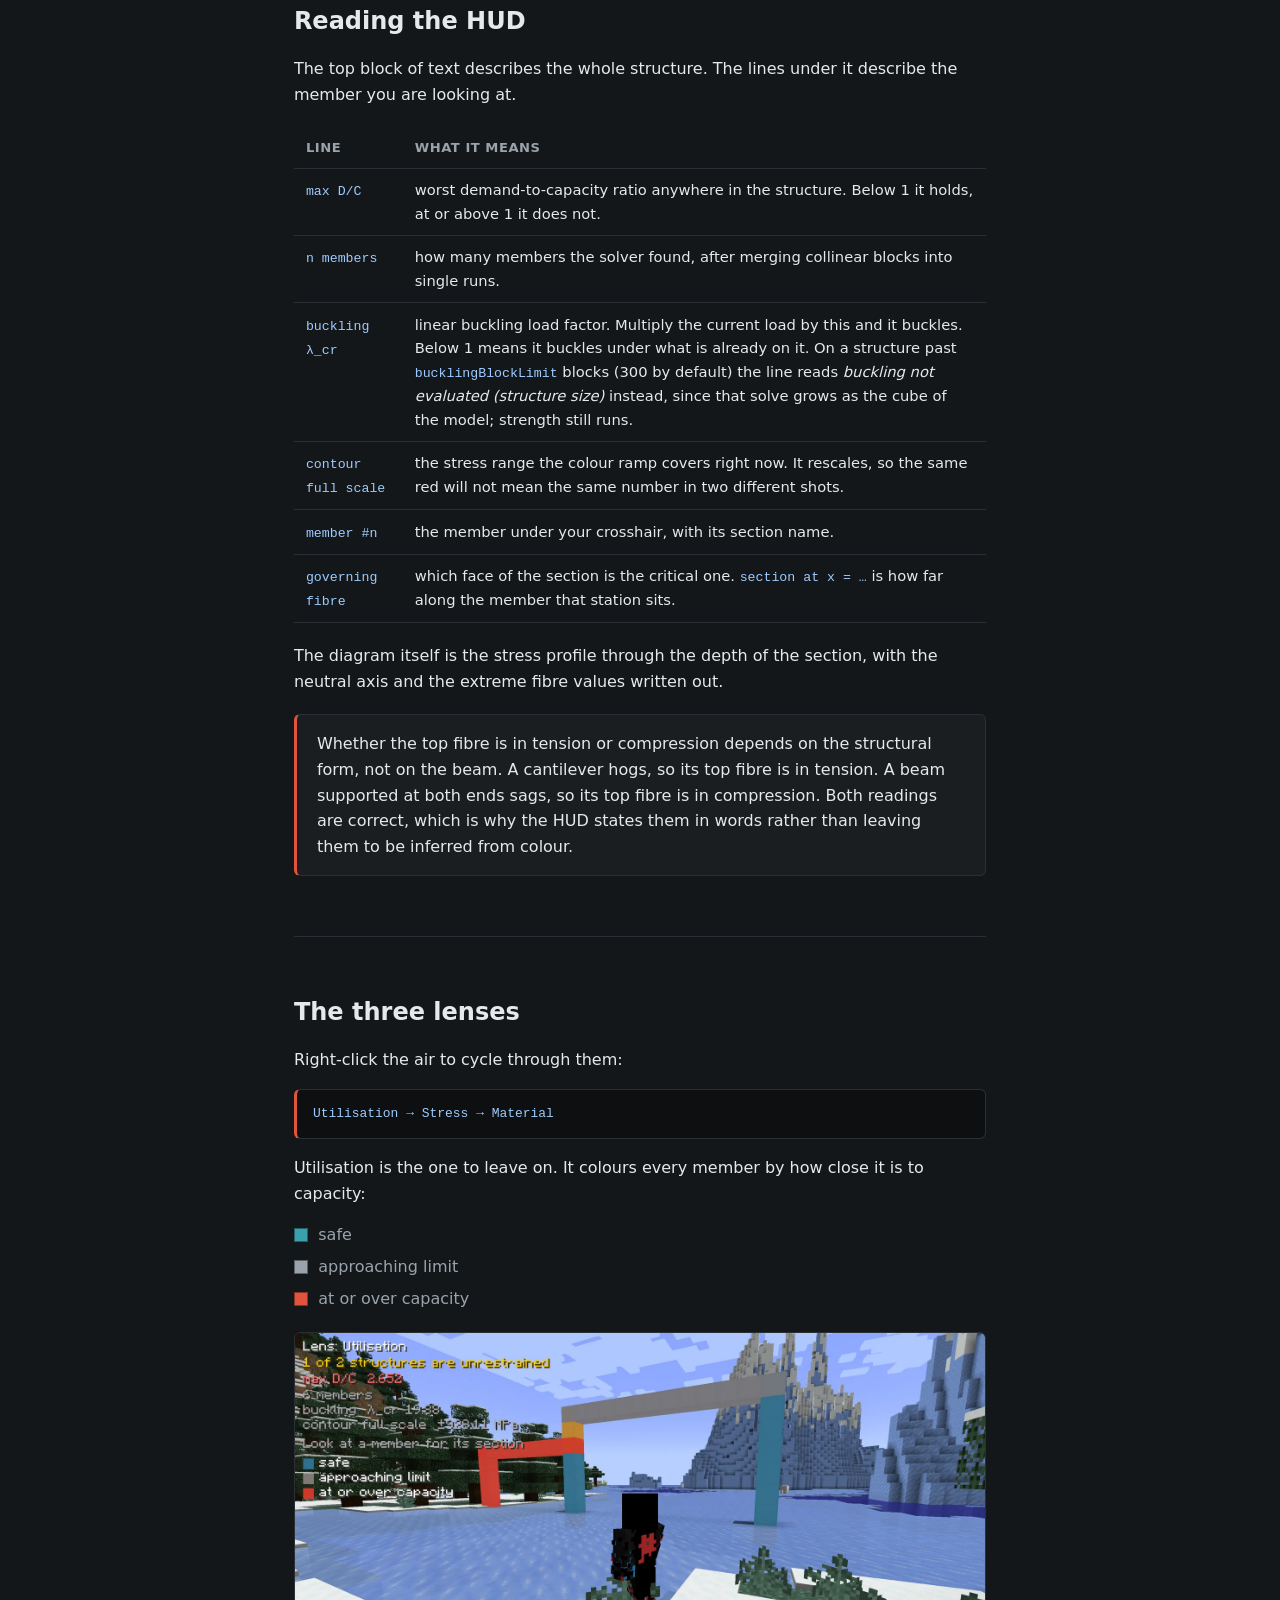
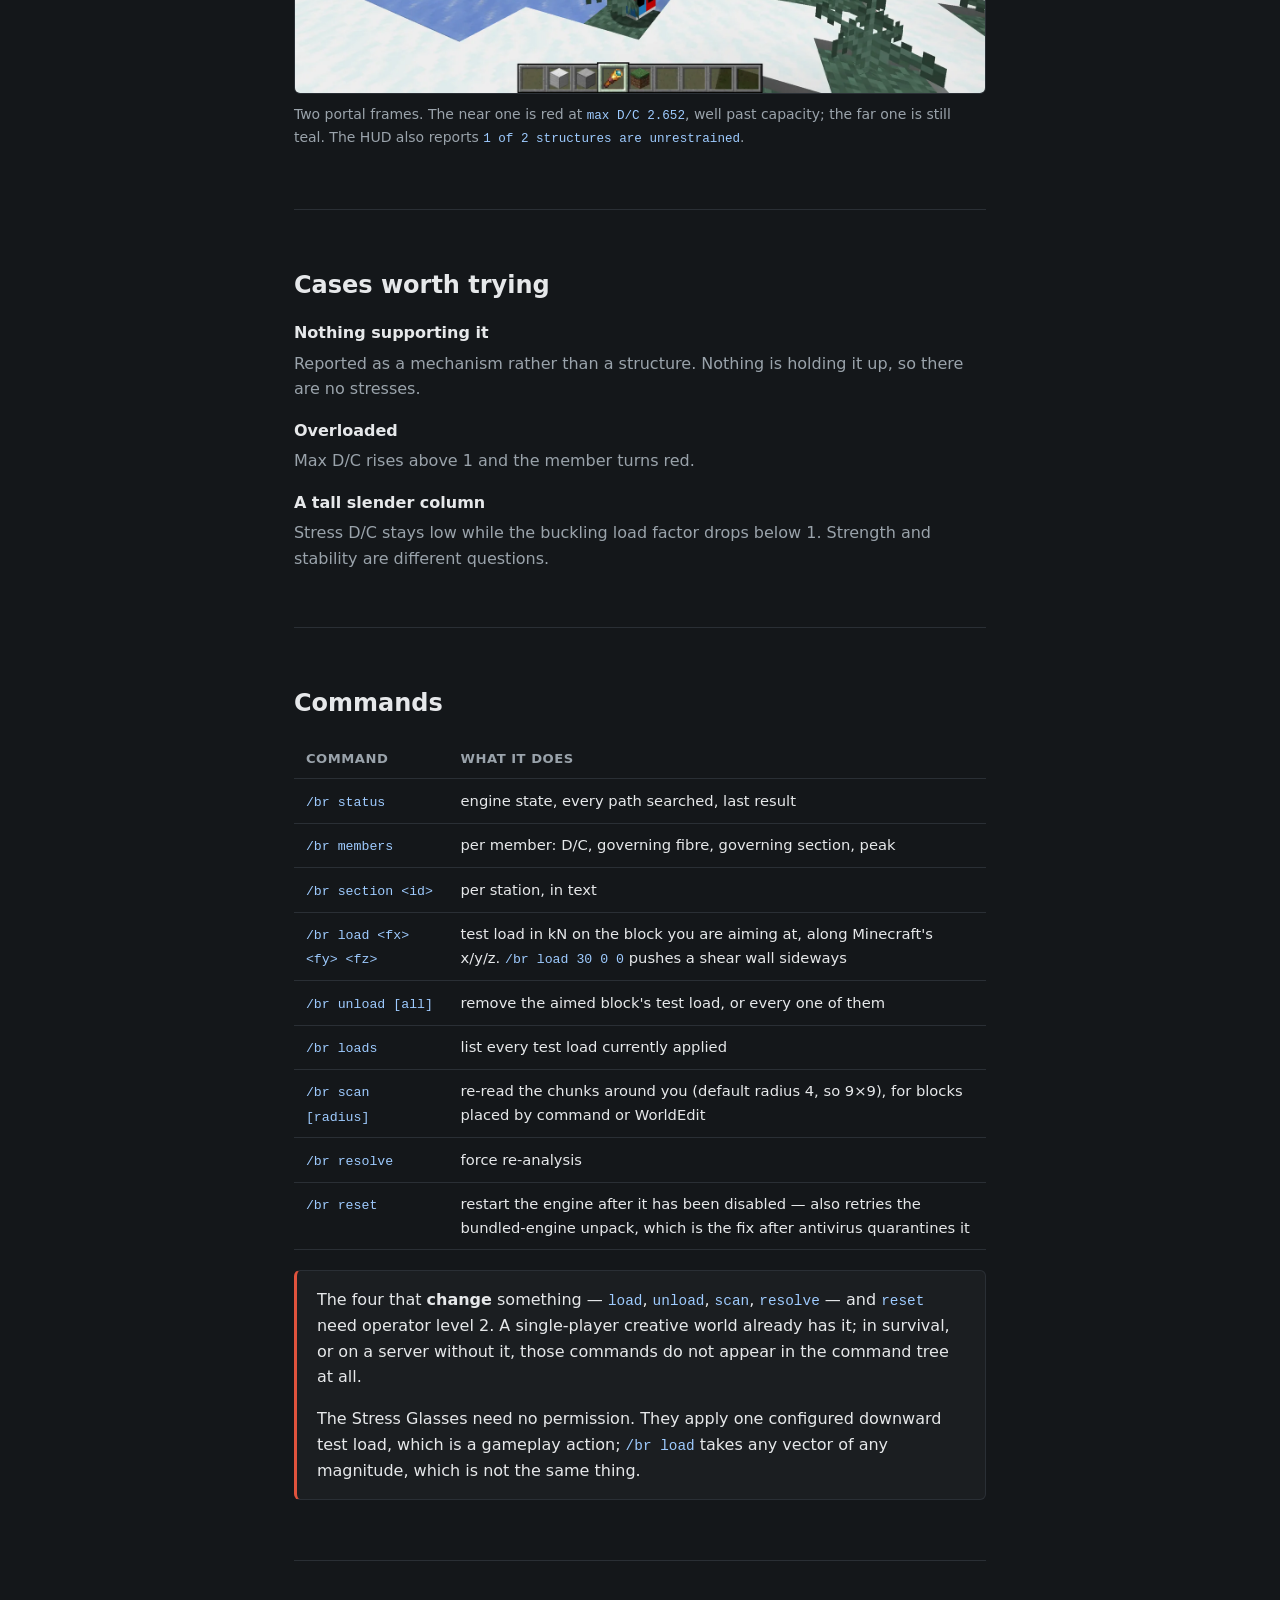
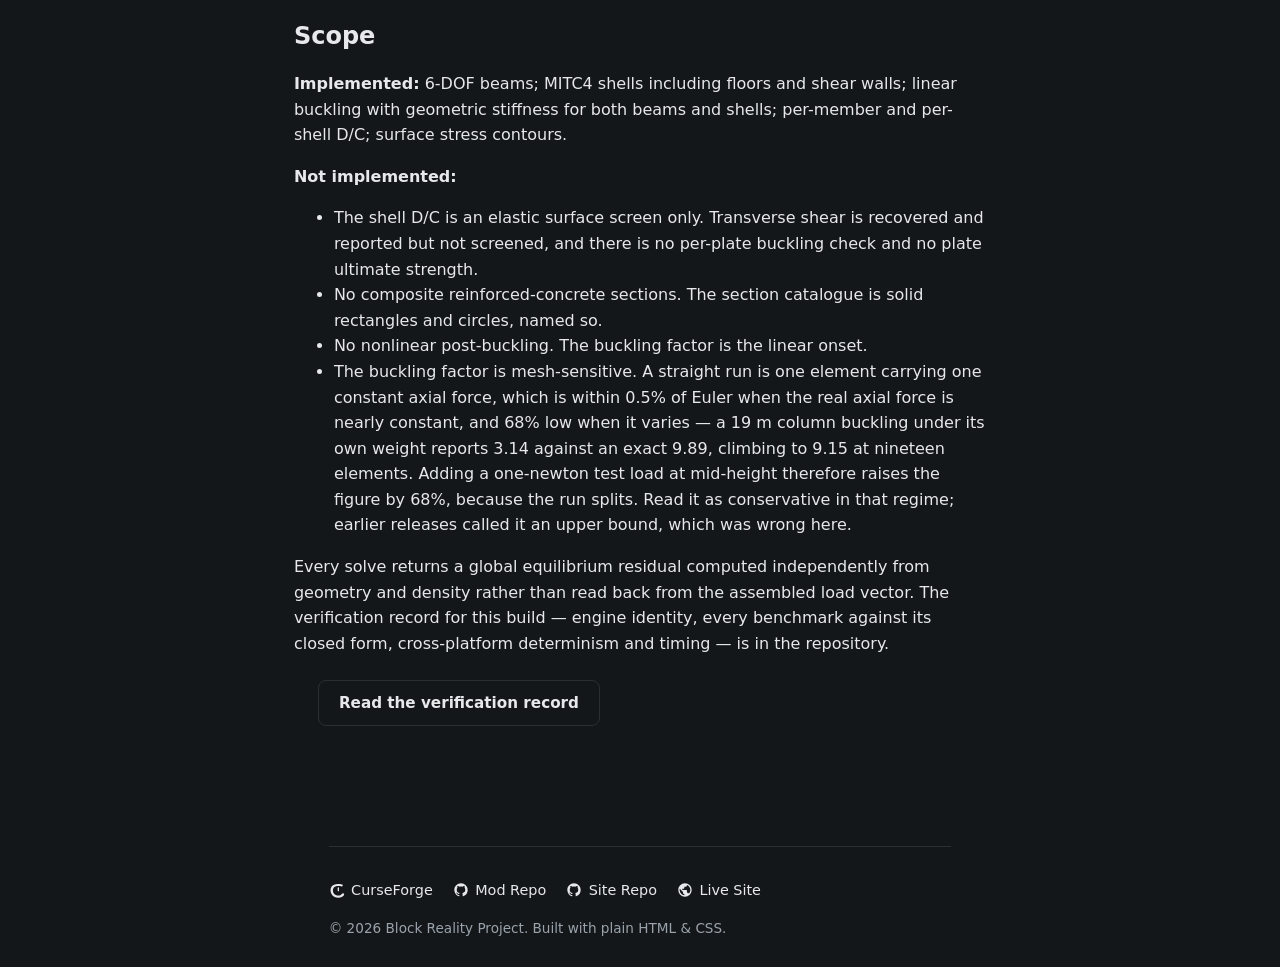
<file: usage.html>
<!DOCTYPE html>
<html lang="en">

<head>
  <meta charset="utf-8">
  <meta name="viewport" content="width=device-width, initial-scale=1">

  <title>Usage — Block Reality</title>
  <meta name="description"
    content="How to play Block Reality: the blocks, the Stress Glasses, the three lenses, reading the HUD, and the command reference.">

  <link rel="icon" href="favicon.svg" type="image/svg+xml">
  <link rel="stylesheet" href="style.css">

  <meta property="og:type" content="website">
  <meta property="og:title" content="Using Block Reality">
  <meta property="og:description"
    content="The blocks, the Stress Glasses, the three lenses, reading the HUD, and the command reference.">
  <meta property="og:image" content="https://rocky59487.github.io/block-reality-site/img/analysis.webp">
  <meta property="og:url" content="https://rocky59487.github.io/block-reality-site/usage.html">
  <meta name="twitter:card" content="summary_large_image">
</head>

<body>

  <!-- ========== 頁首與導覽 ========== -->
  <header class="site-header">
    <h1>Block Reality</h1>
    <p class="tagline">Usage guide — building, loading, and reading the result</p>

    <nav aria-label="Main navigation">
      <a href="index.html">Home</a>
      <a href="install.html">Install</a>
      <a href="usage.html" class="active" aria-current="page">Usage</a>
      <a href="devlog.html">Devlog</a>
      <a href="https://www.curseforge.com/minecraft/mc-mods/block-reality" target="_blank" rel="noopener noreferrer">CurseForge</a>
      <a href="https://github.com/rocky59487/block-reality" target="_blank" rel="noopener noreferrer">GitHub</a>
    </nav>
  </header>

  <main>

    <section id="items">
      <h2>The creative tab</h2>

      <p>
        Everything is in one creative tab, <strong>Block Reality</strong>: nine structural blocks and the Stress
        Glasses.
      </p>

      <figure class="shot">
        <img src="img/creative-tab.webp" width="1600" height="840" loading="lazy" decoding="async"
          alt="The Block Reality creative tab showing nine structural blocks in the top row and the Stress Glasses below them">
        <figcaption>Nine blocks on the top row, the Stress Glasses under them. Without the glasses in hand you see
          nothing at all.</figcaption>
      </figure>

      <table class="ref-table">
        <thead>
          <tr>
            <th>Item</th>
            <th>Section token</th>
            <th>What it is</th>
          </tr>
        </thead>
        <tbody>
          <tr>
            <td>Structural Steel</td>
            <td><code>steel_rect_200x400</code></td>
            <td>6-DOF beam, 200 &times; 400 mm</td>
          </tr>
          <tr>
            <td>Structural Steel 150x300</td>
            <td><code>steel_rect_150x300</code></td>
            <td>6-DOF beam, 150 &times; 300 mm</td>
          </tr>
          <tr>
            <td>Structural Steel 100x200</td>
            <td><code>steel_rect_100x200</code></td>
            <td>6-DOF beam, 100 &times; 200 mm</td>
          </tr>
          <tr>
            <td>Plain Concrete Beam</td>
            <td><code>concrete_rect_400x600</code></td>
            <td>6-DOF beam, 400 &times; 600 mm, unreinforced — cracks in tension at 3 MPa, as it should</td>
          </tr>
          <tr>
            <td>Timber Beam</td>
            <td><code>timber_rect_140x240</code></td>
            <td>6-DOF beam, 140 &times; 240 mm sawn section</td>
          </tr>
          <tr>
            <td>Brick Pier</td>
            <td><code>brick_rect_230x350</code></td>
            <td>6-DOF beam, 230 &times; 350 mm masonry pier</td>
          </tr>
          <tr>
            <td>Concrete Slab</td>
            <td><code>concrete_slab_200</code></td>
            <td>MITC4 shell facet, 200 mm thick</td>
          </tr>
          <tr>
            <td>Concrete Slab 150</td>
            <td><code>concrete_slab_150</code></td>
            <td>MITC4 shell facet, 150 mm thick</td>
          </tr>
          <tr>
            <td>Steel Plate 20</td>
            <td><code>steel_plate_20</code></td>
            <td>MITC4 shell facet, 20 mm thick</td>
          </tr>
          <tr>
            <td>Stress Glasses</td>
            <td>—</td>
            <td>the lens: hold it to see anything at all</td>
          </tr>
        </tbody>
      </table>

      <div class="callout callout-note">
        <p>
          <strong>The token decides the element, not the shape.</strong> Beams and plates are two different element
          types, not one type in different colours. A beam is solved as a line element carrying axial force, shear,
          moment and torsion; a slab is solved as a plate.
        </p>
        <p>
          So tiling a floor out of Structural Steel does not give you a slab — it gives you a <em>grillage</em>. That is
          a legitimate model too, but every block's self-weight and stiffness gets counted twice, once in each
          direction. If you want a plate, place a plate.
        </p>
      </div>

      <div class="callout">
        <p>
          Worth doing early: put the same cantilever up in all three steel sections. The 150&times;300 has only 42% of
          the section modulus of the 200&times;400, so under identical load one turns red long before the other — which
          is what <em>section modulus</em> means, made visible in about thirty seconds.
        </p>
      </div>
    </section>

    <!-- ========== 接地規則 ========== -->
    <section id="grounding">
      <h2>What counts as grounded</h2>

      <p>
        A structural block is grounded when the block directly below it is a solid, non-structural block. Stone, dirt,
        anything ordinary.
      </p>
      <p>
        Nothing else grounds anything. A beam butted sideways against a wall is not held by it, and the analysis will
        correctly call the result a mechanism. That trips people up, but it is the same answer any real frame analysis
        would give.
      </p>
    </section>

    <!-- ========== 三步驟上手 ========== -->
    <section id="first-build">
      <h2>Your first structure</h2>

      <div class="step">
        <div class="step-header">
          <span class="step-number">1</span>
          <h3>Build something small</h3>
        </div>
        <p>
          Stack a few Structural Steel blocks on the ground. Start small: with a short column you already know what the
          answer should be, so it is easy to tell whether you are reading the HUD right.
        </p>
        <figure class="shot">
          <img src="img/buildsomething.webp" width="1600" height="844" loading="lazy"
            alt="A short column of Structural Steel blocks standing on snow, with the Block Reality items in the hotbar">
          <figcaption>Four Structural Steel blocks on the ground. The bottom one rests on a solid block, so the whole
            run is grounded.</figcaption>
        </figure>
      </div>

      <div class="step">
        <div class="step-header">
          <span class="step-number">2</span>
          <h3>Hold the Stress Glasses and look at it</h3>
        </div>
        <p>
          The HUD only shows while you are holding the glasses. Look at a member and its section diagram appears in the
          corner.
        </p>
        <figure class="shot">
          <img src="img/analysis.webp" width="1600" height="846" loading="lazy"
            alt="The Stress lens reading a single steel member, with a section diagram showing top and bottom fibres both in compression">
          <figcaption>The Stress lens on that column. Both extreme fibres read
            <code>COMPRESSION &minus;0.15 MPa</code>: a column carrying only its own weight is in uniform compression,
            with no bending to make the two faces differ.</figcaption>
        </figure>
      </div>

      <div class="step">
        <div class="step-header">
          <span class="step-number">3</span>
          <h3>Put a load on it</h3>
        </div>
        <p>
          Sneak-right-click a block with the glasses in hand to apply a <strong>20 kN test load</strong>. The same click
          removes it again. For any other direction or magnitude, aim at a block and use
          <code>/br load &lt;fx&gt; &lt;fy&gt; &lt;fz&gt;</code>.
        </p>

        <div class="compare-viewer" id="column-load-compare">
          <div class="compare-toolbar">
            <div class="compare-tabs" role="tablist" aria-label="Load state comparison">
              <button class="compare-tab active" role="tab" aria-selected="true" data-index="0">Self-weight (unloaded)</button>
              <button class="compare-tab" role="tab" aria-selected="false" data-index="1">With test load (/br load 1 1 1)</button>
            </div>
            <div class="compare-nav" aria-label="Switch comparison views">
              <button class="compare-nav-btn" data-dir="prev" aria-label="Previous view" title="Previous view">◀</button>
              <button class="compare-nav-btn" data-dir="next" aria-label="Next view" title="Next view">▶</button>
            </div>
          </div>

          <div class="compare-stage" tabindex="0" role="region" aria-label="Click to toggle comparison">
            <div class="compare-slide active" data-index="0">
              <img src="img/column-selfweight.webp" width="1600" height="834" loading="lazy" decoding="async"
                alt="A tall steel column under self-weight: max D/C 0.004, one member, and a section readout showing top and bottom both in compression at 1.46 MPa">
            </div>
            <div class="compare-slide" data-index="1">
              <img src="img/column-loaded.webp" width="1600" height="834" loading="lazy" decoding="async"
                alt="The same column with a 1 kN test load on each axis: max D/C 0.030, two members, contour full scale 10.45 MPa, and the utilisation legend">
            </div>
            <span class="compare-badge" id="compare-badge">Self-weight</span>
          </div>

          <div class="compare-captions">
            <p class="compare-caption active" data-index="0">
              <code>max D/C 0.004</code>, full scale <code>&plusmn;1.46 MPa</code>. Look at the section readout: top
              <strong>and</strong> bottom are both <code>COMPRESSION −1.46 MPa</code> — the same number twice. That is
              what pure axial load looks like. No bending, so no neutral axis anywhere in the section.
            </p>
            <p class="compare-caption" data-index="1">
              <code>max D/C 0.030</code> and full scale <code>&plusmn;10.45 MPa</code> — demand and contour range both up
              about sevenfold, from a load far smaller than the column's own weight. The sideways components are doing
              it: they bend the column, and bending stress does not care how small the force was, only how long the lever
              arm is.
            </p>
          </div>
        </div>

        <div class="callout">
          <p>
            Notice the member count goes from <strong>1</strong> to <strong>2</strong>. Loading a block turns it into a
            node, so the run splits there. That is deliberate — it is what lets you hang a load in the middle of a beam
            rather than only at its ends.
          </p>
        </div>
      </div>

      <div class="callout">
        <p>A cantilever is worth building next. It is the first case where the numbers are not obvious:</p>
        <ol>
          <li>Build a stone wall five blocks high.</li>
          <li>Put one Structural Steel block on <em>top</em> of the wall, then four more in a line out from it, into
            the air. The first rests on stone, so it is grounded; the other four hang off it.</li>
          <li>Hold the Stress Glasses.</li>
          <li>Sneak-right-click the far end to apply the test load.</li>
        </ol>
      </div>
    </section>

    <!-- ========== 讀 HUD ========== -->
    <section id="reading">
      <h2>Reading the HUD</h2>

      <p>The top block of text describes the whole structure. The lines under it describe the member you are looking
        at.</p>

      <table class="ref-table">
        <thead>
          <tr>
            <th>Line</th>
            <th>What it means</th>
          </tr>
        </thead>
        <tbody>
          <tr>
            <td><code>max D/C</code></td>
            <td>worst demand-to-capacity ratio anywhere in the structure. Below 1 it holds, at or above 1 it does not.
            </td>
          </tr>
          <tr>
            <td><code>n members</code></td>
            <td>how many members the solver found, after merging collinear blocks into single runs.</td>
          </tr>
          <tr>
            <td><code>buckling &lambda;_cr</code></td>
            <td>linear buckling load factor. Multiply the current load by this and it buckles. Below 1 means it buckles
              under what is already on it. On a structure past <code>bucklingBlockLimit</code> blocks (300 by default)
              the line reads <em>buckling not evaluated (structure size)</em> instead, since that solve grows as the
              cube of the model; strength still runs.</td>
          </tr>
          <tr>
            <td><code>contour full scale</code></td>
            <td>the stress range the colour ramp covers right now. It rescales, so the same red will not mean the same
              number in two different shots.</td>
          </tr>
          <tr>
            <td><code>member #n</code></td>
            <td>the member under your crosshair, with its section name.</td>
          </tr>
          <tr>
            <td><code>governing fibre</code></td>
            <td>which face of the section is the critical one. <code>section at x = …</code> is how far along the
              member that station sits.</td>
          </tr>
        </tbody>
      </table>

      <p>
        The diagram itself is the stress profile through the depth of the section, with the neutral axis and the
        extreme fibre values written out.
      </p>

      <div class="callout callout-note">
        <p>
          Whether the top fibre is in tension or compression depends on the structural form, not on the beam. A
          cantilever hogs, so its top fibre is in tension. A beam supported at both ends sags, so its top fibre is in
          compression. Both readings are correct, which is why the HUD states them in words rather than leaving them to
          be inferred from colour.
        </p>
      </div>
    </section>

    <!-- ========== 三個鏡頭 ========== -->
    <section id="lenses">
      <h2>The three lenses</h2>

      <p>Right-click the air to cycle through them:</p>
      <div class="code-box"><code>Utilisation &rarr; Stress &rarr; Material</code></div>

      <p>Utilisation is the one to leave on. It colours every member by how close it is to capacity:</p>

      <ul class="legend">
        <li><span class="swatch swatch-safe"></span>safe</li>
        <li><span class="swatch swatch-limit"></span>approaching limit</li>
        <li><span class="swatch swatch-over"></span>at or over capacity</li>
      </ul>

      <figure class="shot">
        <img src="img/somethingbigger.webp" width="1600" height="834" loading="lazy"
          alt="Utilisation lens across two portal frames, one coloured red at or over capacity, reporting max D/C 2.652">
        <figcaption>
          Two portal frames. The near one is red at <code>max D/C 2.652</code>, well past capacity; the far one is
          still teal. The HUD also reports <code>1 of 2 structures are unrestrained</code>.
        </figcaption>
      </figure>
    </section>

    <!-- ========== 值得一試的狀況 ========== -->
    <section id="cases">
      <h2>Cases worth trying</h2>

      <dl class="cases">
        <dt>Nothing supporting it</dt>
        <dd>Reported as a mechanism rather than a structure. Nothing is holding it up, so there are no stresses.</dd>

        <dt>Overloaded</dt>
        <dd>Max D/C rises above 1 and the member turns red.</dd>

        <dt>A tall slender column</dt>
        <dd>Stress D/C stays low while the buckling load factor drops below 1. Strength and stability are different
          questions.</dd>
      </dl>
    </section>

    <!-- ========== 指令 ========== -->
    <section id="commands">
      <h2>Commands</h2>

      <table class="ref-table">
        <thead>
          <tr>
            <th>Command</th>
            <th>What it does</th>
          </tr>
        </thead>
        <tbody>
          <tr>
            <td><code>/br status</code></td>
            <td>engine state, every path searched, last result</td>
          </tr>
          <tr>
            <td><code>/br members</code></td>
            <td>per member: D/C, governing fibre, governing section, peak</td>
          </tr>
          <tr>
            <td><code>/br section &lt;id&gt;</code></td>
            <td>per station, in text</td>
          </tr>
          <tr>
            <td><code>/br load &lt;fx&gt; &lt;fy&gt; &lt;fz&gt;</code></td>
            <td>test load in kN on the block you are aiming at, along Minecraft's x/y/z. <code>/br load 30 0 0</code>
              pushes a shear wall sideways</td>
          </tr>
          <tr>
            <td><code>/br unload [all]</code></td>
            <td>remove the aimed block's test load, or every one of them</td>
          </tr>
          <tr>
            <td><code>/br loads</code></td>
            <td>list every test load currently applied</td>
          </tr>
          <tr>
            <td><code>/br scan [radius]</code></td>
            <td>re-read the chunks around you (default radius 4, so 9&times;9), for blocks placed by command or
              WorldEdit</td>
          </tr>
          <tr>
            <td><code>/br resolve</code></td>
            <td>force re-analysis</td>
          </tr>
          <tr>
            <td><code>/br reset</code></td>
            <td>restart the engine after it has been disabled — also retries the bundled-engine unpack, which is the
              fix after antivirus quarantines it</td>
          </tr>
        </tbody>
      </table>

      <div class="callout callout-note">
        <p>
          The four that <strong>change</strong> something — <code>load</code>, <code>unload</code>, <code>scan</code>,
          <code>resolve</code> — and <code>reset</code> need operator level 2. A single-player creative world already
          has it; in survival, or on a server without it, those commands do not appear in the command tree at all.
        </p>
        <p>
          The Stress Glasses need no permission. They apply one configured downward test load, which is a gameplay
          action; <code>/br load</code> takes any vector of any magnitude, which is not the same thing.
        </p>
      </div>
    </section>

    <!-- ========== 能力邊界 ========== -->
    <section id="scope">
      <h2>Scope</h2>

      <p><strong>Implemented:</strong> 6-DOF beams; MITC4 shells including floors and shear walls; linear buckling with
        geometric stiffness for both beams and shells; per-member and per-shell D/C; surface stress contours.</p>

      <p><strong>Not implemented:</strong></p>
      <ul>
        <li>The shell D/C is an elastic surface screen only. Transverse shear is recovered and reported but not
          screened, and there is no per-plate buckling check and no plate ultimate strength.</li>
        <li>No composite reinforced-concrete sections. The section catalogue is solid rectangles and circles, named so.
        </li>
        <li>No nonlinear post-buckling. The buckling factor is the linear onset.</li>
        <li>The buckling factor is mesh-sensitive. A straight run is one element carrying one constant axial force,
          which is within 0.5% of Euler when the real axial force is nearly constant, and 68% low when it varies — a
          19&nbsp;m column buckling under its own weight reports 3.14 against an exact 9.89, climbing to 9.15 at
          nineteen elements. Adding a one-newton test load at mid-height therefore raises the figure by 68%, because
          the run splits. Read it as conservative in that regime; earlier releases called it an upper bound, which was
          wrong here.</li>
      </ul>

      <p>
        Every solve returns a global equilibrium residual computed independently from geometry and density rather than
        read back from the assembled load vector. The verification record for this build — engine identity, every
        benchmark against its closed form, cross-platform determinism and timing — is in the repository.
      </p>

      <div class="cta-group">
        <a href="https://github.com/rocky59487/block-reality/blob/HEAD/evidence/VERIFICATION.md" target="_blank"
          rel="noopener noreferrer" class="btn btn-secondary mc-btn">Read the verification record</a>
      </div>
    </section>

  </main>

  <!-- ========== 頁尾 ========== -->
  <footer>
    <div class="footer-nav">
      <a href="https://www.curseforge.com/minecraft/mc-mods/block-reality" target="_blank" rel="noopener noreferrer" class="curseforge-link">
        <svg viewBox="0 0 24 24" width="16" height="16" fill="currentColor"><path d="M19.2 3.6c-1.3-.4-3.6-.6-5.8-.6-4.5 0-7.7 1.3-9.5 3.8-1.5 2.2-2 5.1-1.3 8.3.7 3.3 2.8 6 5.8 7.3 1.8.8 3.7 1.2 5.6 1.2 2.1 0 4.1-.5 5.9-1.5 1-.6 1.8-1.3 2.5-2.2.6-.8.4-2-.4-2.5-.8-.6-2-.4-2.5.4-.5.6-1.1 1.2-1.8 1.6-1.2.7-2.5 1-3.7 1-1.3 0-2.6-.3-3.8-.8-2.1-.9-3.6-2.8-4.1-5.1-.5-2.2-.1-4.2.9-5.7 1.3-1.8 3.7-2.7 7.1-2.7 1.7 0 3.5.2 4.4.5.9.3 1.8-.2 2.1-1.1.3-.9-.2-1.8-1.1-2.1zM14 8c-.6 0-1 .4-1 1v4c0 .6.4 1 1 1s1-.4 1-1V9c0-.6-.4-1-1-1z"/></svg>
        CurseForge
      </a>
      <a href="https://github.com/rocky59487/block-reality" target="_blank" rel="noopener noreferrer">
        <svg viewBox="0 0 24 24" width="16" height="16" fill="currentColor"><path fill-rule="evenodd" clip-rule="evenodd" d="M12 2C6.477 2 2 6.484 2 12.017c0 4.425 2.865 8.18 6.839 9.504.5.092.682-.217.682-.483 0-.237-.008-.868-.013-1.703-2.782.605-3.369-1.343-3.369-1.343-.454-1.158-1.11-1.466-1.11-1.466-.908-.62.069-.608.069-.608 1.003.07 1.53 1.032 1.53 1.032.892 1.53 2.341 1.088 2.91.832.092-.647.35-1.088.636-1.338-2.22-.253-4.555-1.113-4.555-4.951 0-1.093.39-1.988 1.029-2.688-.103-.253-.446-1.272.098-2.65 0 0 .84-.27 2.75 1.026A9.564 9.564 0 0112 6.844c.85.004 1.705.115 2.504.337 1.909-1.296 2.747-1.027 2.747-1.027.546 1.379.202 2.398.1 2.651.64.7 1.028 1.595 1.028 2.688 0 3.848-2.339 4.695-4.566 4.943.359.309.678.92.678 1.855 0 1.338-.012 2.419-.012 2.747 0 .268.18.58.688.482A10.019 10.019 0 0022 12.017C22 6.484 17.522 2 12 2z"/></svg>
        Mod Repo
      </a>
      <a href="https://github.com/rocky59487/block-reality-site" target="_blank" rel="noopener noreferrer">
        <svg viewBox="0 0 24 24" width="16" height="16" fill="currentColor"><path fill-rule="evenodd" clip-rule="evenodd" d="M12 2C6.477 2 2 6.484 2 12.017c0 4.425 2.865 8.18 6.839 9.504.5.092.682-.217.682-.483 0-.237-.008-.868-.013-1.703-2.782.605-3.369-1.343-3.369-1.343-.454-1.158-1.11-1.466-1.11-1.466-.908-.62.069-.608.069-.608 1.003.07 1.53 1.032 1.53 1.032.892 1.53 2.341 1.088 2.91.832.092-.647.35-1.088.636-1.338-2.22-.253-4.555-1.113-4.555-4.951 0-1.093.39-1.988 1.029-2.688-.103-.253-.446-1.272.098-2.65 0 0 .84-.27 2.75 1.026A9.564 9.564 0 0112 6.844c.85.004 1.705.115 2.504.337 1.909-1.296 2.747-1.027 2.747-1.027.546 1.379.202 2.398.1 2.651.64.7 1.028 1.595 1.028 2.688 0 3.848-2.339 4.695-4.566 4.943.359.309.678.92.678 1.855 0 1.338-.012 2.419-.012 2.747 0 .268.18.58.688.482A10.019 10.019 0 0022 12.017C22 6.484 17.522 2 12 2z"/></svg>
        Site Repo
      </a>
      <a href="https://rocky59487.github.io/block-reality-site/" target="_blank" rel="noopener noreferrer">
        <svg viewBox="0 0 24 24" width="16" height="16" fill="currentColor"><path d="M12 2C6.48 2 2 6.48 2 12s4.48 10 10 10 10-4.48 10-10S17.52 2 12 2zm-1 17.93c-3.95-.49-7-3.85-7-7.93 0-.62.08-1.21.21-1.79L9 15v1c0 1.1.9 2 2 2v1.93zm6.9-2.54c-.26-.81-1-1.39-1.9-1.39h-1v-3c0-.55-.45-1-1-1H8v-2h2c.55 0 1-.45 1-1V7h2c1.1 0 2-.9 2-2v-.41c2.93 1.19 5 4.06 5 7.41 0 2.08-.8 3.97-2.1 5.4z"/></svg>
        Live Site
      </a>
    </div>
    <p class="footer-copyright">&copy; 2026 Block Reality Project. Built with plain HTML &amp; CSS.</p>
  </footer>

  <script src="main.js"></script>
</body>

</html>
</file>
<file: style.css>
/* ============================================================
   Block Reality — 樣式表
   ============================================================
   這裡只放「不做會很難看，但做起來沒學到東西」的最低限度。
   排版、配色、字體是階段 2 的主要練習，從下面的 TODO 開始加。
   ============================================================ */


/* ---------- 全域設定 ---------- */

/*
  box-sizing: border-box —— 幾乎所有網站的第一行。
  沒有它的話，你設 width: 300px 再加 padding，實際會變成 340px。
  排版壞掉八成是因為沒開這個。（關鍵字：box model）
*/
*,
*::before,
*::after {
  box-sizing: border-box;
}

/*
  自訂屬性（CSS custom properties）。
  在這裡改一個值，全站用到的地方一起變。
  TODO 階段 2：改成你自己的配色。
  建議跟 mod 的利用率鏡頭同一套 —— 低應力偏冷色，超載偏紅。
*/
html {
  scroll-behavior: smooth;
}

:root {
  --bg: #14171a;
  --text: #e6e8ea;
  --muted: #9aa3ab;
  --accent: #e0533d;
  /* 超載的紅 */
  --line: #2a2f35;

  --measure: 68ch;
  /* 內文最大寬度，超過這個寬度會很難讀 */
}


/* ---------- 基本排版 ---------- */

body {
  margin: 0;
  padding: 2rem 1.25rem;
  background: var(--bg);
  color: var(--text);

  /*
    TODO 階段 2：換字體。用 Google Fonts 挑一組，觀感差最多。
    （關鍵字：web font pairing、Google Fonts）
  */
  font-family: system-ui, -apple-system, "Segoe UI", sans-serif;

  /* 1.6 左右是最省力的可讀性提升 */
  line-height: 1.6;
}

/*
  把內容置中且限制寬度。
  margin-inline: auto 就是左右自動均分 = 置中。
*/
.site-header,
main,
footer {
  max-width: var(--measure);
  margin-inline: auto;
}

h1,
h2,
h3 {
  line-height: 1.25;
}

img {
  /* 圖片不要撐破容器。這兩行幾乎是必備 */
  max-width: 100%;
  height: auto;
}

a {
  color: var(--accent);
}


/* ---------- 區塊分隔 ---------- */

section {
  padding-block: 2.5rem;
  border-top: 1px solid var(--line);
}

.tagline {
  color: var(--muted);
}

figcaption {
  color: var(--muted);
  font-size: 0.9rem;
}


/* 美化導覽列*/
nav {
  display: flex;
  gap: 1.25rem;
  margin-top: 1rem;
  padding: 0.5rem;
}

nav a.active {
  color: var(--text);
  border-bottom: 2px solid var(--accent);
}

nav a {
  display: inline-block;
  text-decoration: none;
  font-weight: 500;
  color: var(--muted);
  transition: color 0.2s ease, transform 0.2s ease;

}

nav a:hover {
  color: var(--text);
  transform: translateY(-2px);
}

/* ---------- Devlog 縫線復古手帳卡片（可收合） ---------- */
.devlog-card {
  background: bisque;
  color: #2c1f14;
  border: 1px solid #d4a373;
  outline: 2px dashed #8c5828;
  outline-offset: -6px;
  border-radius: 8px;
  padding: 1.25rem 1.5rem;
  margin-block: 1.75rem;
  box-shadow: 0 4px 14px rgba(0, 0, 0, 0.35);
  transition: background-color 0.2s ease, box-shadow 0.2s ease;
}

/* 隱藏瀏覽器原生三角形 marker 並設定游標 */
.devlog-card summary {
  list-style: none;
  cursor: pointer;
  user-select: none;
}

.devlog-card summary::-webkit-details-marker {
  display: none;
}

/* Header 排版（標題群組 + 右側箭頭） */
.devlog-header {
  display: flex;
  justify-content: space-between;
  align-items: center;
  gap: 1rem;
}

.devlog-title-group h3 {
  color: #1a120b;
  font-family: "Georgia", serif;
  margin: 0 0 0.25rem 0;
  font-size: 1.15rem;
}

.devlog-title-group time {
  display: inline-block;
  color: #8c5828;
  font-size: 0.85rem;
  font-weight: 600;
}

/* 展開指示箭頭與旋轉過渡動效 */
.toggle-icon {
  font-size: 0.85rem;
  color: #8c5828;
  display: inline-block;
  transition: transform 0.25s ease;
}

details[open] .toggle-icon {
  transform: rotate(180deg);
}

/* 展開內容區域 */
.devlog-content {
  margin-top: 1rem;
  padding-top: 1rem;
  border-top: 1px dashed rgba(140, 88, 40, 0.4);
}

.devlog-content p {
  color: #3b2c20;
  line-height: 1.65;
  margin: 0 0 1rem 0;
}

/* 卡片內配圖排版 */
.devlog-figure {
  margin: 1.25rem 0 0.25rem 0;
}

.devlog-figure img {
  width: 100%;
  border-radius: 6px;
  border: 1px solid #d4a373;
  display: block;
}

.devlog-figure figcaption {
  margin-top: 0.5rem;
  color: #6b4423;
  font-size: 0.85rem;
  font-style: italic;
}


/* ---------- 圖片與圖說 ---------- */
figure {
  margin: 1.75rem 0;
}

figure img {
  border-radius: 6px;
  border: 1px solid var(--line);
  display: block;
}

figcaption {
  margin-top: 0.6rem;
  color: var(--muted);
  font-size: 0.875rem;
}

/* ---------- 頁尾 ---------- */
footer {
  margin-top: 3.5rem;
  padding-top: 2rem;
  border-top: 1px solid var(--line);
  color: var(--muted);
  font-size: 0.9rem;
}

.footer-nav {
  display: flex;
  flex-wrap: wrap;
  gap: 1.25rem;
  margin-bottom: 1rem;
}

.footer-nav a {
  display: inline-flex;
  align-items: center;
  gap: 0.4rem;
  color: var(--text);
  text-decoration: none;
  font-weight: 500;
  transition: color 0.2s ease, transform 0.2s ease;
}

.footer-nav a:hover {
  color: var(--accent);
  transform: translateY(-1px);
}

.footer-nav a.curseforge-link:hover {
  color: #f16436;
}

.footer-copyright {
  margin-top: 0.75rem;
  color: var(--muted);
  font-size: 0.85rem;
}

/*----按鈕----*/
.cta-group {
  display: flex;
  gap: 1rem;
  margin: 1.5rem;
  flex-wrap: wrap;
}

.btn {
  display: inline-block;
  padding: 0.6rem 1.25rem;
  border-radius: 8px;
  text-decoration: none;
  font-weight: 600;
  font-size: 0.95rem;
  transition: transform 0.2s ease, background-color 0.2s ease;
  position: relative;
  cursor: pointer;
  user-select: none;
}

.btn:hover {
  transform: translateY(-2px);
  box-shadow: 0 4px 12px rgba(0, 0, 0, 0.4);
}

.btn:active {
  transform: translateY(1px);
}

.btn-primary {
  background: var(--accent);
  color: #ffffff;
}

.btn-secondary {
  background: transparent;
  color: var(--text);
  border: 1px solid var(--line);
}

.btn-secondary:hover {
  background: var(--line);
}

.btn-curseforge {
  background: #f16436;
  color: #ffffff;
  display: inline-flex;
  align-items: center;
  gap: 0.5rem;
  box-shadow: 0 2px 8px rgba(241, 100, 54, 0.35);
}

.btn-curseforge:hover {
  background: #ff7547;
  box-shadow: 0 4px 16px rgba(241, 100, 54, 0.55);
}

.btn-github {
  background: #24292e;
  color: #ffffff;
  border: 1px solid rgba(255, 255, 255, 0.15);
  display: inline-flex;
  align-items: center;
  gap: 0.5rem;
}

.btn-github:hover {
  background: #2f363d;
  border-color: rgba(255, 255, 255, 0.3);
}

/* ============================================================
   專案資源與外連卡片 (Project Link Cards & Hub)
   ============================================================ */

.link-grid {
  display: grid;
  grid-template-columns: repeat(auto-fit, minmax(280px, 1fr));
  gap: 1.25rem;
  margin-block: 1.5rem;
}

.link-card {
  display: flex;
  flex-direction: column;
  justify-content: space-between;
  text-decoration: none;
  background: rgba(255, 255, 255, 0.03);
  border: 1px solid var(--line);
  border-radius: 12px;
  padding: 1.35rem;
  transition: transform 0.22s ease, border-color 0.22s ease, box-shadow 0.22s ease, background 0.22s ease;
  position: relative;
  overflow: hidden;
}

.link-card::before {
  content: "";
  position: absolute;
  top: 0;
  left: 0;
  right: 0;
  height: 3px;
  background: transparent;
  transition: background 0.25s ease;
}

.link-card:hover {
  transform: translateY(-4px);
  background: rgba(255, 255, 255, 0.05);
  border-color: rgba(255, 255, 255, 0.22);
  box-shadow: 0 8px 24px rgba(0, 0, 0, 0.45);
}

.link-card.card-curseforge:hover::before {
  background: #f16436;
}

.link-card.card-mod-repo:hover::before {
  background: #388bfd;
}

.link-card.card-site-repo:hover::before {
  background: #a371f7;
}

.link-card.card-live-site:hover::before {
  background: var(--accent);
}

.link-card-header {
  display: flex;
  align-items: center;
  justify-content: space-between;
  margin-bottom: 0.75rem;
}

.link-card-title-group {
  display: flex;
  align-items: center;
  gap: 0.75rem;
}

.link-card-icon {
  width: 36px;
  height: 36px;
  border-radius: 8px;
  display: flex;
  align-items: center;
  justify-content: center;
  background: rgba(255, 255, 255, 0.06);
  border: 1px solid rgba(255, 255, 255, 0.08);
  flex-shrink: 0;
}

.link-card-icon svg {
  width: 20px;
  height: 20px;
  fill: currentColor;
}

.card-curseforge .link-card-icon {
  background: rgba(241, 100, 54, 0.15);
  border-color: rgba(241, 100, 54, 0.3);
  color: #f16436;
}

.card-mod-repo .link-card-icon {
  background: rgba(56, 139, 253, 0.15);
  border-color: rgba(56, 139, 253, 0.3);
  color: #58a6ff;
}

.card-site-repo .link-card-icon {
  background: rgba(163, 113, 247, 0.15);
  border-color: rgba(163, 113, 247, 0.3);
  color: #bc8cff;
}

.card-live-site .link-card-icon {
  background: rgba(224, 83, 61, 0.15);
  border-color: rgba(224, 83, 61, 0.3);
  color: var(--accent);
}

.link-card-title {
  margin: 0;
  font-size: 1.1rem;
  font-weight: 700;
  color: var(--text);
}

.link-card-arrow {
  color: var(--muted);
  font-size: 1.1rem;
  transition: transform 0.2s ease, color 0.2s ease;
}

.link-card:hover .link-card-arrow {
  transform: translate(2px, -2px);
  color: var(--text);
}

.link-card-desc {
  margin: 0 0 1rem 0;
  color: var(--muted);
  font-size: 0.9rem;
  line-height: 1.5;
}

.link-card-tags {
  display: flex;
  flex-wrap: wrap;
  gap: 0.4rem;
}

.link-card-tag {
  font-size: 0.75rem;
  padding: 0.2rem 0.55rem;
  border-radius: 4px;
  background: rgba(255, 255, 255, 0.05);
  color: var(--muted);
  border: 1px solid rgba(255, 255, 255, 0.06);
}

.card-curseforge .link-card-tag.highlight {
  background: rgba(241, 100, 54, 0.18);
  color: #ff8c66;
  border-color: rgba(241, 100, 54, 0.35);
}

.card-mod-repo .link-card-tag.highlight {
  background: rgba(56, 139, 253, 0.18);
  color: #79c0ff;
  border-color: rgba(56, 139, 253, 0.35);
}

.card-site-repo .link-card-tag.highlight {
  background: rgba(163, 113, 247, 0.18);
  color: #d2a8ff;
  border-color: rgba(163, 113, 247, 0.35);
}

.card-live-site .link-card-tag.highlight {
  background: rgba(224, 83, 61, 0.18);
  color: #ff998a;
  border-color: rgba(224, 83, 61, 0.35);
}

.section-header-inline {
  display: flex;
  justify-content: space-between;
  align-items: baseline;
  margin-bottom: 1rem;
}

.view-all-link {
  font-size: 0.9rem;
  text-decoration: none;
}

.view-all-link:hover {
  text-decoration: underline;
}

.preview-card {
  border: 1px solid var(--line);
  border-radius: 8px;
  padding: 1.25rem;
  background: rgba(255, 255, 255, 0.02);
}

.preview-meta {
  display: flex;
  justify-content: space-between;
  align-items: baseline;
  gap: 1rem;
  margin-bottom: 0.5rem;
}

.preview-meta h3 {
  margin: 0;
  font-size: 1.05rem;
}

.preview-meta time {
  color: var(--muted);
  font-size: 0.85rem;
}

.mc-particle {
  position: fixed;
  top: 0;
  left: 0;
  pointer-events: none;
  z-index: 9999;
  border-radius: 0px;
  will-change: transform, opacity;
  box-shadow: 1px 1px 0 rgba(0, 0, 0, 0.45);
}

/* ============================================================
   install.html / usage.html 用到的元件
   ============================================================ */


/* ---------- 版本徽章 ---------- */

.badge-group {
  display: flex;
  flex-wrap: wrap;
  gap: 0.6rem;
  margin-block: 1.25rem;
}

.badge {
  background: rgba(255, 255, 255, 0.04);
  border: 1px solid var(--line);
  border-radius: 999px;
  padding: 0.35rem 0.85rem;
  font-size: 0.85rem;
  color: var(--muted);
}

.badge strong {
  color: var(--text);
}


/* ---------- 編號步驟卡 ---------- */

.step {
  border: 1px solid var(--line);
  border-radius: 8px;
  background: rgba(255, 255, 255, 0.02);
  padding: 1.5rem;
  margin-block: 1.5rem;
}

.step-header {
  display: flex;
  align-items: center;
  gap: 0.85rem;
  margin-bottom: 0.75rem;
}

.step-header h3 {
  margin: 0;
  font-size: 1.15rem;
}

.step-number {
  /* flex-shrink: 0 —— 否則標題一長圓圈會被壓成橢圓 */
  flex-shrink: 0;
  display: inline-flex;
  align-items: center;
  justify-content: center;
  width: 28px;
  height: 28px;
  border-radius: 50%;
  background: var(--accent);
  color: #fff;
  font-size: 0.9rem;
  font-weight: 700;
}


/* ---------- 指令 / 路徑 ---------- */

.code-box {
  background: #0d0f11;
  border: 1px solid var(--line);
  border-left: 3px solid var(--accent);
  border-radius: 6px;
  padding: 0.7rem 1rem;
  margin-block: 0.75rem;
  font-family: ui-monospace, "Cascadia Code", Consolas, monospace;
  font-size: 0.9rem;
  line-height: 1.8;
  /* 長路徑寧可橫捲，也不要斷在奇怪的地方 */
  overflow-x: auto;
}

code {
  font-family: ui-monospace, "Cascadia Code", Consolas, monospace;
  font-size: 0.9em;
  color: #9ecbff;
}

.code-box code {
  color: #9ecbff;
}

/*
  主控台輸出。跟 .code-box 的差別是這裡放的是「程式吐出來的東西」而不是
  「你要打的東西」——所以有標題列、不上強調色左框，而且逐字保留換行。
*/
.term {
  background: #0b0d0f;
  border: 1px solid var(--line);
  border-radius: 6px;
  margin-block: 1rem;
  overflow: hidden;
}

.term-bar {
  display: flex;
  align-items: center;
  gap: 0.5rem;
  padding: 0.45rem 0.85rem;
  background: #16191d;
  border-bottom: 1px solid var(--line);
  font-family: ui-monospace, "Cascadia Code", Consolas, monospace;
  font-size: 0.78rem;
  color: var(--muted);
}

.term-dot {
  width: 0.55rem;
  height: 0.55rem;
  border-radius: 50%;
  background: #3e444b;
  flex: none;
}

.term pre {
  margin: 0;
  padding: 0.9rem 1rem;
  overflow-x: auto;
  font-family: ui-monospace, "Cascadia Code", Consolas, monospace;
  font-size: 0.82rem;
  line-height: 1.7;
  color: #c9d1d9;
}

.term .ok {
  color: #7ee787;
}

.term .warn {
  color: var(--accent);
}

.term .dim {
  color: var(--muted);
}

/* 檔案樹裡「使用者自己放的那一個」，跟系統生出來的區分開 */
.tree-mine {
  color: #ffd479;
  font-weight: 600;
}

kbd {
  display: inline-block;
  background: #202428;
  border: 1px solid #3e444b;
  border-radius: 4px;
  box-shadow: 0 2px 0 #0b0d0f;
  padding: 0.1rem 0.45rem;
  font-family: inherit;
  font-size: 0.85rem;
  color: var(--text);
}


/* ---------- 提示框 ---------- */

.callout {
  border: 1px solid var(--line);
  border-left: 3px solid var(--muted);
  border-radius: 6px;
  background: rgba(255, 255, 255, 0.03);
  padding: 1rem 1.25rem;
  margin-block: 1.25rem;
}

.callout> :first-child {
  margin-top: 0;
}

.callout> :last-child {
  margin-bottom: 0;
}

.callout-note {
  border-left-color: var(--accent);
}


/* ---------- 對照表 ---------- */

.ref-table {
  width: 100%;
  border-collapse: collapse;
  margin-block: 1.25rem;
  font-size: 0.92rem;
}

.ref-table th,
.ref-table td {
  text-align: left;
  vertical-align: top;
  padding: 0.6rem 0.75rem;
  border-bottom: 1px solid var(--line);
}

.ref-table th {
  color: var(--muted);
  font-size: 0.82rem;
  font-weight: 600;
  text-transform: uppercase;
  letter-spacing: 0.04em;
}

.ref-table tbody tr:hover {
  background: rgba(255, 255, 255, 0.02);
}


/* ---------- 截圖 ---------- */

.shot {
  margin-block: 1.25rem;
}

.shot img {
  width: 100%;
  border-radius: 6px;
  border: 1px solid var(--line);
  display: block;
}

/* ---------- 互動載重比較器 (Interactive Compare Viewer) ---------- */

.compare-viewer {
  border: 1px solid var(--line);
  border-radius: 8px;
  background: rgba(255, 255, 255, 0.02);
  margin-block: 1.5rem;
  overflow: hidden;
}

.compare-toolbar {
  display: flex;
  justify-content: space-between;
  align-items: center;
  gap: 0.75rem;
  padding: 0.6rem 0.85rem;
  background: rgba(0, 0, 0, 0.35);
  border-bottom: 1px solid var(--line);
}

.compare-tabs {
  display: inline-flex;
  gap: 0.3rem;
  background: rgba(255, 255, 255, 0.04);
  padding: 0.2rem;
  border-radius: 6px;
  border: 1px solid rgba(255, 255, 255, 0.06);
}

.compare-tab {
  background: transparent;
  color: var(--muted);
  border: none;
  padding: 0.35rem 0.85rem;
  border-radius: 4px;
  font-size: 0.85rem;
  font-weight: 600;
  cursor: pointer;
  transition: all 0.18s ease;
  user-select: none;
}

.compare-tab:hover {
  color: var(--text);
}

.compare-tab.active {
  background: var(--line);
  color: #ffffff;
  box-shadow: 0 1px 3px rgba(0, 0, 0, 0.4);
}

.compare-nav {
  display: inline-flex;
  align-items: center;
  gap: 0.35rem;
}

.compare-nav-btn {
  background: rgba(255, 255, 255, 0.04);
  border: 1px solid var(--line);
  color: var(--muted);
  width: 30px;
  height: 30px;
  border-radius: 5px;
  cursor: pointer;
  display: flex;
  align-items: center;
  justify-content: center;
  font-size: 0.75rem;
  transition: all 0.18s ease;
  user-select: none;
}

.compare-nav-btn:hover {
  color: var(--text);
  background: var(--line);
}

.compare-stage {
  position: relative;
  width: 100%;
  aspect-ratio: 1600 / 834;
  background: #0e1113;
  overflow: hidden;
  cursor: pointer;
}

.compare-slide {
  position: absolute;
  inset: 0;
  opacity: 0;
  pointer-events: none;
  transition: opacity 0.22s ease;
}

.compare-slide.active {
  opacity: 1;
  pointer-events: auto;
}

.compare-slide img {
  width: 100%;
  height: 100%;
  object-fit: contain;
  display: block;
}

.compare-badge {
  position: absolute;
  bottom: 0.75rem;
  right: 0.75rem;
  background: rgba(14, 17, 19, 0.8);
  backdrop-filter: blur(4px);
  border: 1px solid var(--line);
  border-radius: 4px;
  padding: 0.2rem 0.55rem;
  font-size: 0.75rem;
  color: var(--muted);
  pointer-events: none;
  font-weight: 500;
}

.compare-captions {
  padding: 0.9rem 1.25rem;
  border-top: 1px solid var(--line);
  background: rgba(0, 0, 0, 0.15);
}

.compare-caption {
  display: none;
  color: var(--muted);
  font-size: 0.875rem;
  line-height: 1.55;
  margin: 0;
}

.compare-caption.active {
  display: block;
}



/* ---------- 可收合 FAQ ---------- */

/* 跟 devlog 卡片同一套 details/summary，但留在深色主題 */
.faq {
  border: 1px solid var(--line);
  border-radius: 8px;
  background: rgba(255, 255, 255, 0.02);
  margin-block: 0.75rem;
  /* 讓 summary 的 hover 背景不要溢出圓角 */
  overflow: hidden;
}

.faq-header {
  display: flex;
  justify-content: space-between;
  align-items: center;
  gap: 1rem;
  padding: 0.9rem 1.25rem;
  list-style: none;
  cursor: pointer;
  user-select: none;
  transition: background-color 0.2s ease;
}

.faq-header::-webkit-details-marker {
  display: none;
}

.faq-header:hover {
  background: rgba(255, 255, 255, 0.03);
}

.faq-header h3 {
  margin: 0;
  font-size: 1rem;
  font-weight: 600;
}

.faq-body {
  padding: 0 1.25rem 1.25rem;
  border-top: 1px solid var(--line);
  padding-top: 1rem;
}

.faq-body> :first-child {
  margin-top: 0;
}

.faq-body> :last-child {
  margin-bottom: 0;
}


/* ---------- 利用率鏡頭圖例 ---------- */

.legend {
  list-style: none;
  padding: 0;
  margin-block: 1rem;
}

.legend li {
  display: flex;
  align-items: center;
  gap: 0.65rem;
  margin-bottom: 0.4rem;
  color: var(--muted);
}

.swatch {
  width: 14px;
  height: 14px;
  flex-shrink: 0;
  border: 1px solid rgba(0, 0, 0, 0.4);
}

/* 這三個顏色對應遊戲內 HUD 的圖例 */
.swatch-safe {
  background: #3aa0ac;
}

.swatch-limit {
  background: #9aa3ab;
}

.swatch-over {
  background: var(--accent);
}


/* ---------- 情境清單 ---------- */

.cases dt {
  font-weight: 700;
  color: var(--text);
  margin-top: 1rem;
}

.cases dd {
  margin: 0.3rem 0 0 0;
  color: var(--muted);
}


/* ---------- 次要說明文字 ---------- */

.fineline {
  font-size: 0.85rem;
  color: var(--muted);
}


/* ---------- 手機版響應式 (RWD) ---------- */
@media (max-width: 640px) {
  body {
    padding: 1.5rem 1rem;
  }

  h1 {
    font-size: 2rem;
  }

  nav {
    gap: 0.8rem;
    flex-wrap: wrap;
  }

  .devlog-card {
    padding: 1rem;
  }

  .step {
    padding: 1rem;
  }

  /* 表格塞不下時讓它自己橫捲，不要把整頁撐寬 */
  .ref-table {
    display: block;
    overflow-x: auto;
    white-space: nowrap;
  }

  .faq-header,
  .faq-body {
    padding-inline: 1rem;
  }
}
</file>
